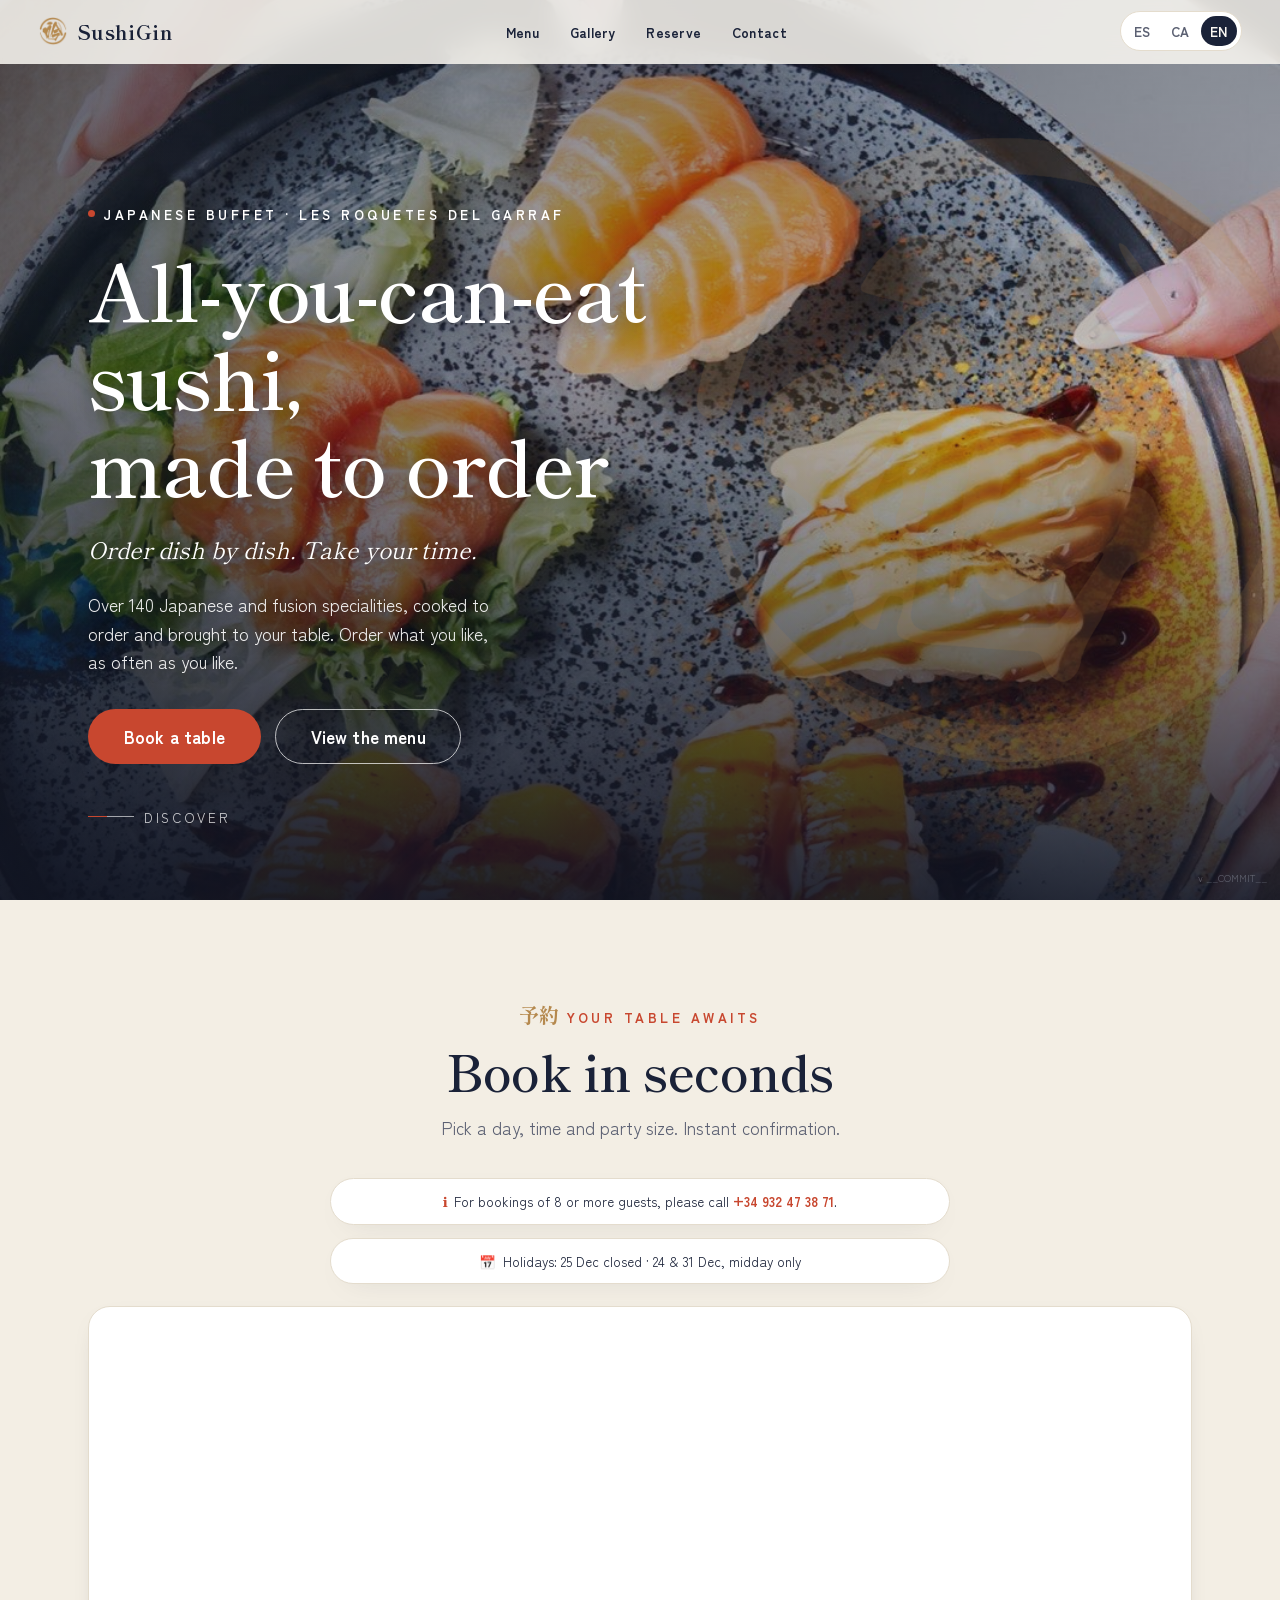
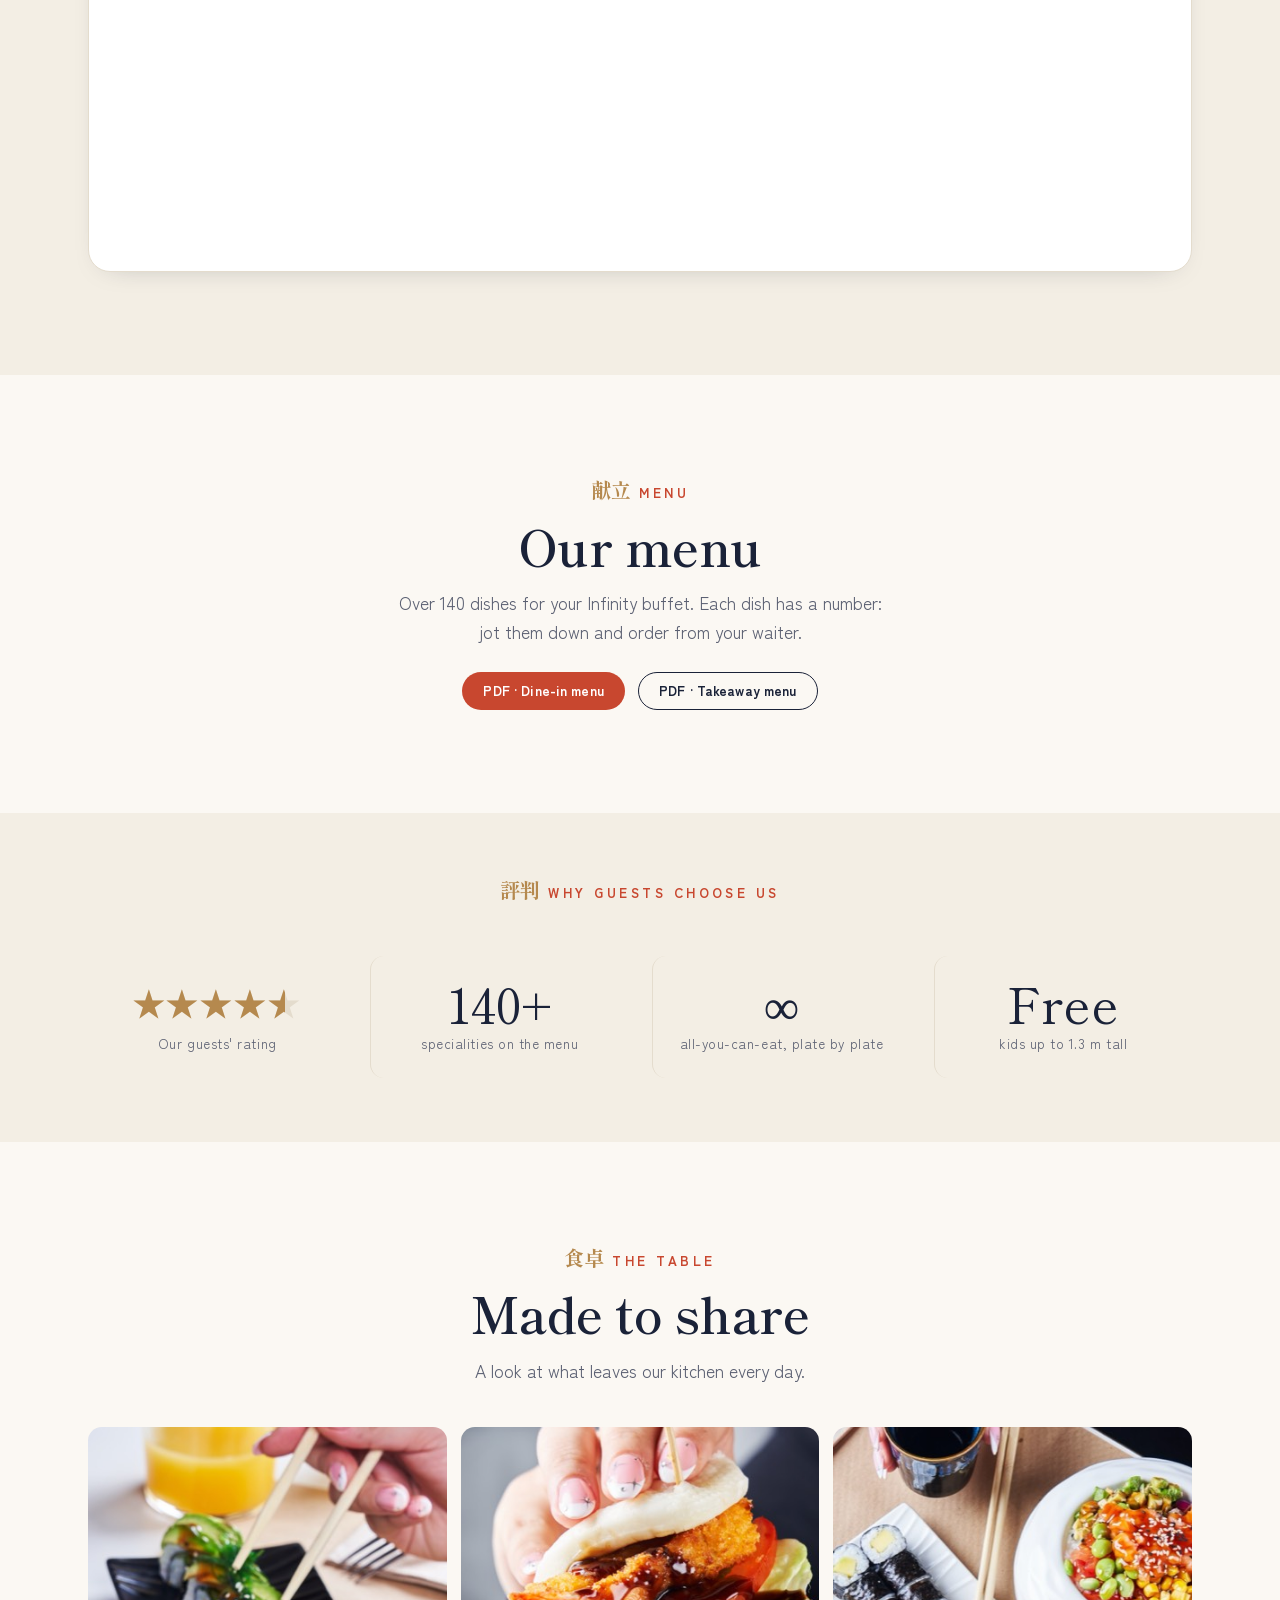
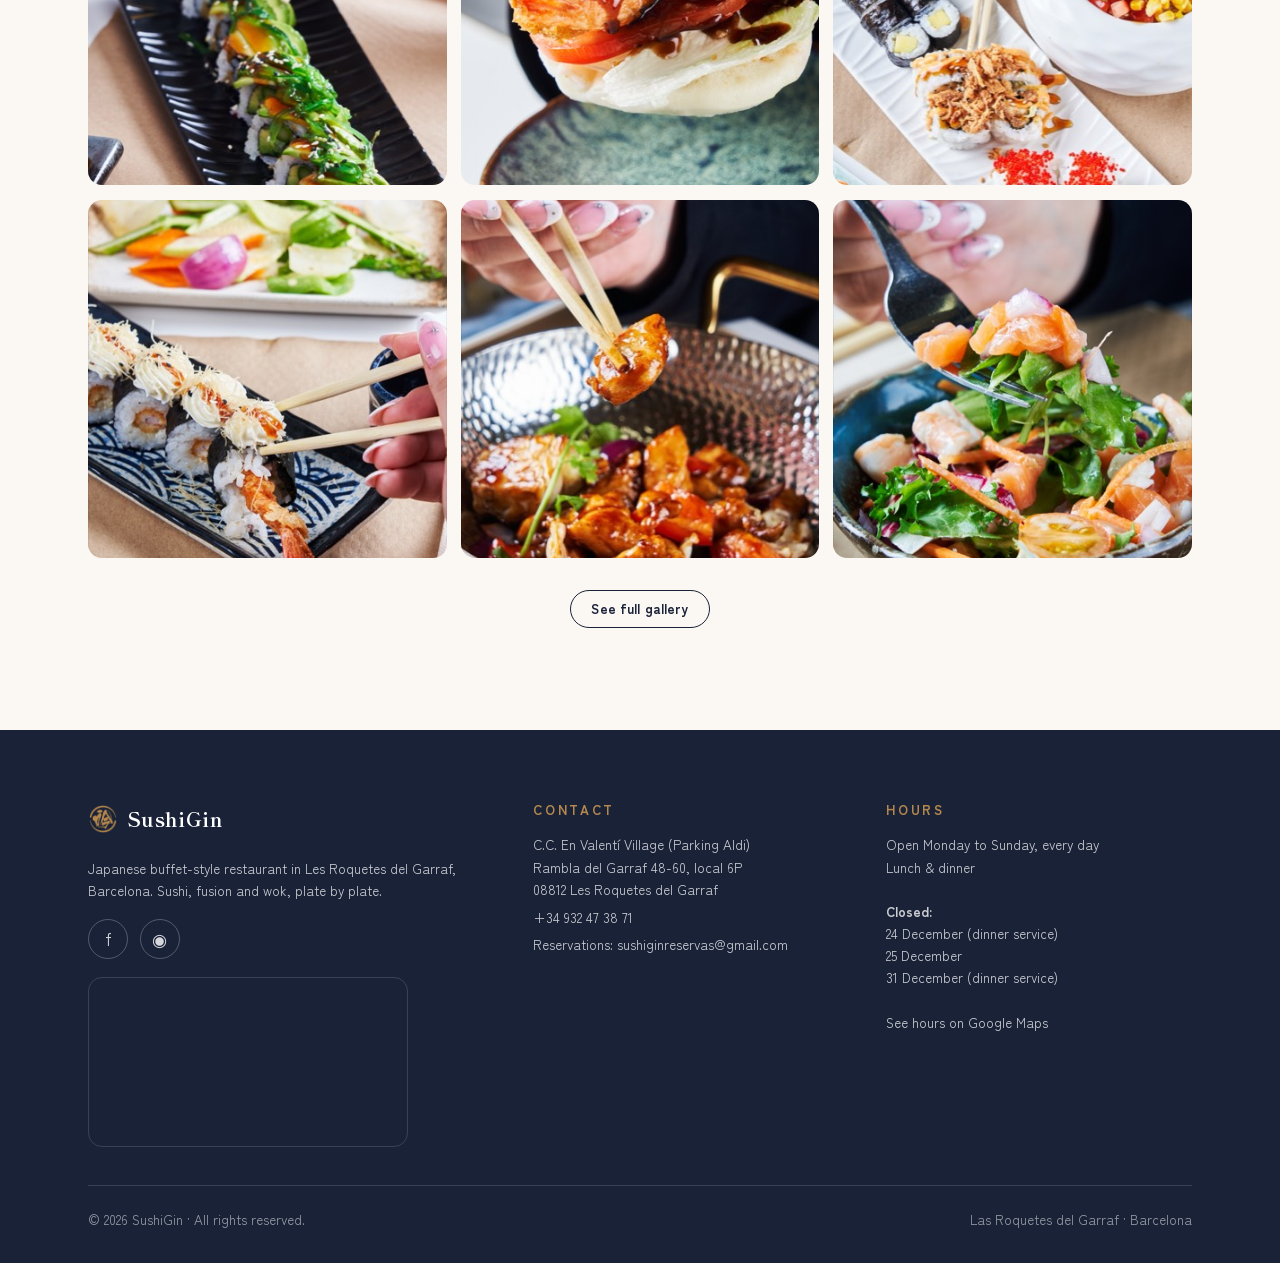
<file: index.html>
<!DOCTYPE html>
<html lang="es">
<head>
  <meta charset="UTF-8" />
  <meta name="viewport" content="width=device-width, initial-scale=1" />
  <title>SushiGin · Buffet japonés en Les Roquetes del Garraf</title>
  <meta name="description" content="Restaurante japonés tipo buffet Infinity en Les Roquetes del Garraf, Barcelona. Más de 140 especialidades de sushi, fusión y wok, plato a plato. Reserva online." />
  <link rel="icon" href="/favicon.ico?v=2" sizes="any" />
  <link rel="icon" type="image/png" sizes="256x256" href="/images/favicon.png?v=2" />
  <link rel="apple-touch-icon" href="/images/favicon.png?v=2" />
  <script>document.documentElement.className += " js";</script>

  <!-- Fonts: Shippori Mincho (display, 漢字) + Zen Kaku Gothic New (body) -->
  <link rel="preconnect" href="https://fonts.googleapis.com" />
  <link rel="preconnect" href="https://fonts.gstatic.com" crossorigin />
  <link href="https://fonts.googleapis.com/css2?family=Shippori+Mincho:wght@500;600;700&family=Zen+Kaku+Gothic+New:wght@400;500;700&display=swap" rel="stylesheet" />

  <link rel="stylesheet" href="assets/css/style.css?v=15" />
  <script src="assets/js/i18n.js?v=11" defer></script>
  <script src="assets/js/gallery.js?v=11" defer></script>
</head>
<body>

  <!-- ===== NAV ===== -->
  <nav class="site-nav" id="nav">
    <a class="brand" href="#home"><img class="mark" src="images/logo-seal.png" alt="" /> SushiGin</a>
    <ul class="nav-links" id="navLinks">
      <li><a href="#menu" data-i18n="nav.menu">Carta</a></li>
      <li><a href="#gallery" data-i18n="nav.gallery">Galería</a></li>
      <li><a href="#reserve" data-i18n="nav.reserve">Reservar</a></li>
      <li><a href="#contact" data-i18n="nav.contact">Contacto</a></li>
    </ul>
    <div class="nav-right">
      <div class="lang" role="group" aria-label="Language">
        <button type="button" data-lang="es">ES</button>
        <button type="button" data-lang="ca">CA</button>
        <button type="button" data-lang="en">EN</button>
      </div>
      <button class="nav-toggle" id="navToggle" aria-label="Menu" aria-expanded="false"><span></span></button>
    </div>
  </nav>
  <div class="nav-scrim" id="navScrim" hidden></div>

  <!-- ===== HERO ===== -->
  <header class="hero" id="home">
    <div class="hero__media">
      <img src="images/gallery/ins-mix-nigiri-3.jpg" alt="Selección de nigiris de salmón en un plato de cerámica" fetchpriority="high" />
    </div>
    <img class="hero__kanji" src="images/logo-seal.png" alt="" aria-hidden="true" />
    <div class="container hero__inner">
      <span class="hero__eyebrow"><span class="dot"></span><span data-i18n="hero.eyebrow">Buffet japonés · Les Roquetes del Garraf</span></span>
      <h1 data-i18n="hero.title">Sushi a la carta,<br>sin límites</h1>
      <p class="hero__tag" data-i18n="hero.tag">Pide plato a plato. Disfruta sin prisa.</p>
      <p class="hero__sub" data-i18n="hero.sub">Más de 140 especialidades japonesas y de fusión, preparadas al momento y servidas en tu mesa.</p>
      <div class="hero__cta">
        <a class="btn btn--accent" href="#reserve" data-i18n="hero.ctaReserve">Reservar mesa</a>
        <a class="btn btn--light" href="#menu" data-i18n="hero.ctaMenu">Ver la carta</a>
      </div>
      <a class="hero__scroll" href="#reserve"><span class="line"></span><span data-i18n="hero.scroll">Descubre</span></a>
    </div>
  </header>

  <!-- ===== RESERVATION ===== -->
  <section class="section section--sand" id="reserve">
    <div class="container">
      <div class="center" style="margin-bottom:2.2rem">
        <span class="eyebrow"><span class="kanji">予約</span><span data-i18n="reserve.eyebrow">Tu mesa te espera</span></span>
        <h2 class="section-title" data-i18n="reserve.title">Reserva en segundos</h2>
        <p class="section-lead" data-i18n="reserve.lead">Elige día, hora y número de comensales. Confirmación al instante.</p>
      </div>
      <p class="reserve-note" data-i18n="reserve.note">Para reservas a partir de 8 comensales, llama al <a href="tel:+34932473871">+34 932 47 38 71</a>.</p>
      <p class="reserve-note reserve-note--holiday" data-i18n="reserve.closed">Festivos: 25 dic cerrado · 24 y 31 dic, solo mediodía</p>
      <div class="reserve-wrap">
        <iframe id="reserve-iframe" title="Reservas SushiGin"
          data-src="https://www.covermanager.com/reservation/module_restaurant/restaurante-sushigin/spanish"
          allow="payment" frameborder="0" width="100%" loading="lazy"></iframe>
      </div>
    </div>
  </section>

  <!-- ===== CARTA ===== -->
  <section class="section" id="menu">
    <div class="container center">
      <span class="eyebrow" style="justify-content:center"><span class="kanji">献立</span><span data-i18n="menu.eyebrow">Carta</span></span>
      <h2 class="section-title" data-i18n="menu.title">Nuestra carta</h2>
      <p class="section-lead" style="margin-inline:auto" data-i18n="menu.lead">Más de 140 platos para tu buffet Infinity. Cada plato lleva su número.</p>
      <div class="menu-pdf">
        <a class="btn btn--accent" id="pdf-dine" href="images/SushiGin_ES.pdf" target="_blank" rel="noopener" data-i18n="menu.pdfDine">PDF · Carta</a>
        <a class="btn btn--ghost" id="pdf-take" href="images/SushiGin_ES-llevar.pdf" target="_blank" rel="noopener" data-i18n="menu.pdfTake">PDF · Para llevar</a>
      </div>
    </div>
  </section>

  <!-- ===== STATS ===== -->
  <section class="section section--sand section--tight">
    <div class="container">
      <div class="center" style="margin-bottom:2.4rem">
        <span class="eyebrow"><span class="kanji">評判</span><span data-i18n="stats.eyebrow">Por qué nos eligen</span></span>
      </div>
      <div class="stats">
        <div class="stat">
          <span class="big"><span class="stars" role="img" aria-label="4,5 / 5"><span class="stars__fill"></span></span></span>
          <span class="lbl" data-i18n="stat.rateLbl">Valoración de nuestros clientes</span>
        </div>
        <div class="stat">
          <span class="big" data-i18n="stat.dishes">140+</span>
          <span class="lbl" data-i18n="stat.dishesLbl">especialidades en carta</span>
        </div>
        <div class="stat">
          <span class="big">∞</span>
          <span class="lbl" data-i18n="stat.infLbl">buffet libre, plato a plato</span>
        </div>
        <div class="stat">
          <span class="big" data-i18n="stat.kids">Gratis</span>
          <span class="lbl" data-i18n="stat.kidsLbl">niños de hasta 1,3 m de altura</span>
        </div>
      </div>
    </div>
  </section>

  <!-- ===== GALLERY PREVIEW ===== -->
  <section class="section" id="gallery">
    <div class="container">
      <div class="center" style="margin-bottom:2.6rem">
        <span class="eyebrow"><span class="kanji">食卓</span><span data-i18n="gallery.eyebrow">La mesa</span></span>
        <h2 class="section-title" data-i18n="gallery.title">Hecho para compartir</h2>
        <p class="section-lead" data-i18n="gallery.lead">Un vistazo a lo que sale de nuestra cocina cada día.</p>
      </div>
      <div class="gallery-grid is-preview" id="galleryGrid" data-gallery>
        <button class="g-item" data-full="images/gallery/Gin-1057.jpg"><img src="images/gallery/thumbs/Gin-1057.jpg" alt="Roll de sushi con aguacate y alga wakame" loading="lazy" /></button>
        <button class="g-item" data-full="images/gallery/Gin-3202.jpg"><img src="images/gallery/thumbs/Gin-3202.jpg" alt="Bao relleno de langostino crujiente" loading="lazy" /></button>
        <button class="g-item" data-full="images/gallery/ins-sushigin2.jpg"><img src="images/gallery/thumbs/ins-sushigin2.jpg" alt="Surtido de sushi de SushiGin" loading="lazy" /></button>
        <button class="g-item" data-full="images/gallery/Gin-1065.jpg"><img src="images/gallery/thumbs/Gin-1065.jpg" alt="Plato de especialidad japonesa" loading="lazy" /></button>
        <button class="g-item" data-full="images/gallery/ins-sarten-de-pollo-5.jpg"><img src="images/gallery/thumbs/ins-sarten-de-pollo-5.jpg" alt="Salteado de pollo a la sartén" loading="lazy" /></button>
        <button class="g-item" data-full="images/gallery/Gin-1083.jpg"><img src="images/gallery/thumbs/Gin-1083.jpg" alt="Plato de sushi de SushiGin" loading="lazy" /></button>
        <button class="g-item is-extra" data-full="images/gallery/Gin-1062.jpg"><img src="images/gallery/thumbs/Gin-1062.jpg" alt="Plato de sushi" loading="lazy" /></button>
        <button class="g-item is-extra" data-full="images/gallery/Gin-1067.jpg"><img src="images/gallery/thumbs/Gin-1067.jpg" alt="Plato de sushi" loading="lazy" /></button>
        <button class="g-item is-extra" data-full="images/gallery/Gin-1068.jpg"><img src="images/gallery/thumbs/Gin-1068.jpg" alt="Plato de sushi" loading="lazy" /></button>
        <button class="g-item is-extra" data-full="images/gallery/Gin-1076.jpg"><img src="images/gallery/thumbs/Gin-1076.jpg" alt="Plato de sushi" loading="lazy" /></button>
        <button class="g-item is-extra" data-full="images/gallery/Gin-1153.jpg"><img src="images/gallery/thumbs/Gin-1153.jpg" alt="Plato de sushi" loading="lazy" /></button>
        <button class="g-item is-extra" data-full="images/gallery/ins-pokebowl.jpg"><img src="images/gallery/thumbs/ins-pokebowl.jpg" alt="Poke bowl" loading="lazy" /></button>
      </div>
      <div class="center" style="margin-top:2rem">
        <a class="btn btn--ghost" href="#gallery" id="moreBtn" data-i18n="gallery.more">Ver galería completa</a>
      </div>
    </div>
  </section>

  <!-- ===== FOOTER ===== -->
  <footer class="footer" id="contact">
    <div class="container">
      <div class="footer-grid">
        <div>
          <a class="brand" href="#home"><img class="mark" src="images/logo-seal.png" alt="" /> SushiGin</a>
          <p data-i18n="footer.about" style="margin-top:1rem">Restaurante japonés tipo buffet en Les Roquetes del Garraf, Barcelona.</p>
          <div class="socials">
            <a href="https://www.facebook.com/p/SushiGin-Sushibar-100088581475421" target="_blank" rel="noopener" aria-label="Facebook">f</a>
            <a href="https://maps.app.goo.gl/tBo7JYZTERHCNQjt8" target="_blank" rel="noopener" aria-label="Google Maps">◉</a>
          </div>
          <div class="contact-map">
            <iframe data-src="https://maps.google.com/maps?q=41.2356094,1.7534049&z=16&hl=es&output=embed" loading="lazy" title="SushiGin — Les Roquetes del Garraf" referrerpolicy="no-referrer-when-downgrade"></iframe>
          </div>
        </div>
        <div>
          <h4 data-i18n="footer.contactT">Contacto</h4>
          <p>C.C. En Valentí Village (Parking Aldi)<br>Rambla del Garraf 48-60, local 6P<br>08812 Les Roquetes del Garraf</p>
          <p><a href="tel:+34932473871">+34 932 47 38 71</a></p>
          <p><span data-i18n="footer.reserveMail">Reservas</span>: <a href="mailto:sushiginreservas@gmail.com">sushiginreservas@gmail.com</a></p>
        </div>
        <div>
          <h4 data-i18n="footer.hoursT">Horario</h4>
          <p data-i18n="footer.hours">Abierto de lunes a domingo, todos los días<br>Comidas y cenas<br><br><strong>Cerrado:</strong><br>24 de diciembre (servicio de noche)<br>25 de diciembre<br>31 de diciembre (servicio de noche)</p>
        </div>
      </div>
      <div class="footer-bottom">
        <span>© <span id="year">2026</span> SushiGin · <span data-i18n="footer.rights">Todos los derechos reservados.</span></span>
        <span>Las Roquetes del Garraf · Barcelona</span>
      </div>
    </div>
  </footer>

  <div class="site-version">v __COMMIT__</div>

  <script>
    // nav: scrolled state + mobile toggle
    var nav = document.getElementById('nav');
    addEventListener('scroll', function () { nav.classList.toggle('is-scrolled', scrollY > 20); }, { passive: true });
    var tg = document.getElementById('navToggle'), links = document.getElementById('navLinks'), scrim = document.getElementById('navScrim');
    function setMenu(open) {
      links.classList.toggle('is-open', open);
      scrim.hidden = false; scrim.classList.toggle('is-open', open);
      tg.setAttribute('aria-expanded', open);
    }
    tg.addEventListener('click', function () { setMenu(!links.classList.contains('is-open')); });
    scrim.addEventListener('click', function () { setMenu(false); });
    links.addEventListener('click', function (e) { if (e.target.tagName === 'A') setMenu(false); });

    // reveal on scroll — with safety nets so content never stays hidden
    var reveals = document.querySelectorAll('.reveal');
    function revealAll() { reveals.forEach(function (el) { el.classList.add('is-in'); }); }
    if ('IntersectionObserver' in window) {
      var io = new IntersectionObserver(function (es) {
        es.forEach(function (e) { if (e.isIntersecting) { e.target.classList.add('is-in'); io.unobserve(e.target); } });
      }, { threshold: .12 });
      reveals.forEach(function (el) { io.observe(el); });
      setTimeout(revealAll, 1500); // fallback if observer never fires
    } else { revealAll(); }

    // reveal the rest of the gallery within the same grid (no gap opens up)
    document.getElementById('moreBtn').addEventListener('click', function (e) {
      e.preventDefault();
      document.getElementById('galleryGrid').classList.add('show-all');
      this.style.display = 'none';
    });

    document.getElementById('year').textContent = new Date().getFullYear();

    // PDF links follow language (CA falls back to ES PDF; only ES & EN PDFs exist)
    var PDF = {
      es: ['images/SushiGin_ES.pdf', 'images/SushiGin_ES-llevar.pdf'],
      ca: ['images/SushiGin_ES.pdf', 'images/SushiGin_ES-llevar.pdf'],
      en: ['images/SushiGin_EN.pdf', 'images/SushiGin_EN-llevar.pdf']
    };
    document.addEventListener('langchange', function (e) {
      var p = PDF[e.detail.lang] || PDF.es;
      document.getElementById('pdf-dine').href = p[0];
      document.getElementById('pdf-take').href = p[1];
    });

    // PDF buttons: open in a new tab (default link) AND trigger a download
    ['pdf-dine', 'pdf-take'].forEach(function (id) {
      document.getElementById(id).addEventListener('click', function () {
        var url = this.getAttribute('href');
        var a = document.createElement('a');
        a.href = url;
        a.download = url.split('/').pop();
        document.body.appendChild(a);
        a.click();
        a.remove();
      });
    });

    // reservation iframe follows language
    var COVER = {
      es: 'https://www.covermanager.com/reservation/module_restaurant/restaurante-sushigin/spanish',
      ca: 'https://www.covermanager.com/reservation/module_restaurant/restaurante-sushigin/catalan',
      en: 'https://www.covermanager.com/reservation/module_restaurant/restaurante-sushigin/english'
    };
    document.addEventListener('langchange', function (e) {
      var f = document.getElementById('reserve-iframe');
      if (!f) return;
      var url = COVER[e.detail.lang] || COVER.es;
      f.dataset.src = url;                       // remember target language
      if (f.src && f.src !== url) f.src = url;    // only reload if already shown
    });

    // Third-party embeds (reservation widget + Google Map) hold long-lived
    // connections, which keeps the browser's loading indicator spinning
    // forever — most visibly when landing directly on #menu. Defer them until
    // after the page has loaded and they scroll near view, so the navigation
    // completes and the tab stops "loading".
    (function () {
      function loadFrame(f) { if (f.dataset.src && !f.getAttribute('src')) f.src = f.dataset.src; }
      function wire() {
        var frames = document.querySelectorAll('iframe[data-src]');
        if (!('IntersectionObserver' in window)) { frames.forEach(loadFrame); return; }
        var io = new IntersectionObserver(function (entries) {
          entries.forEach(function (en) { if (en.isIntersecting) { loadFrame(en.target); io.unobserve(en.target); } });
        }, { rootMargin: '300px 0px' });
        frames.forEach(function (f) { io.observe(f); });
      }
      if (document.readyState === 'complete') wire();
      else addEventListener('load', wire);
    })();
</script>
</body>
</html>
</file>
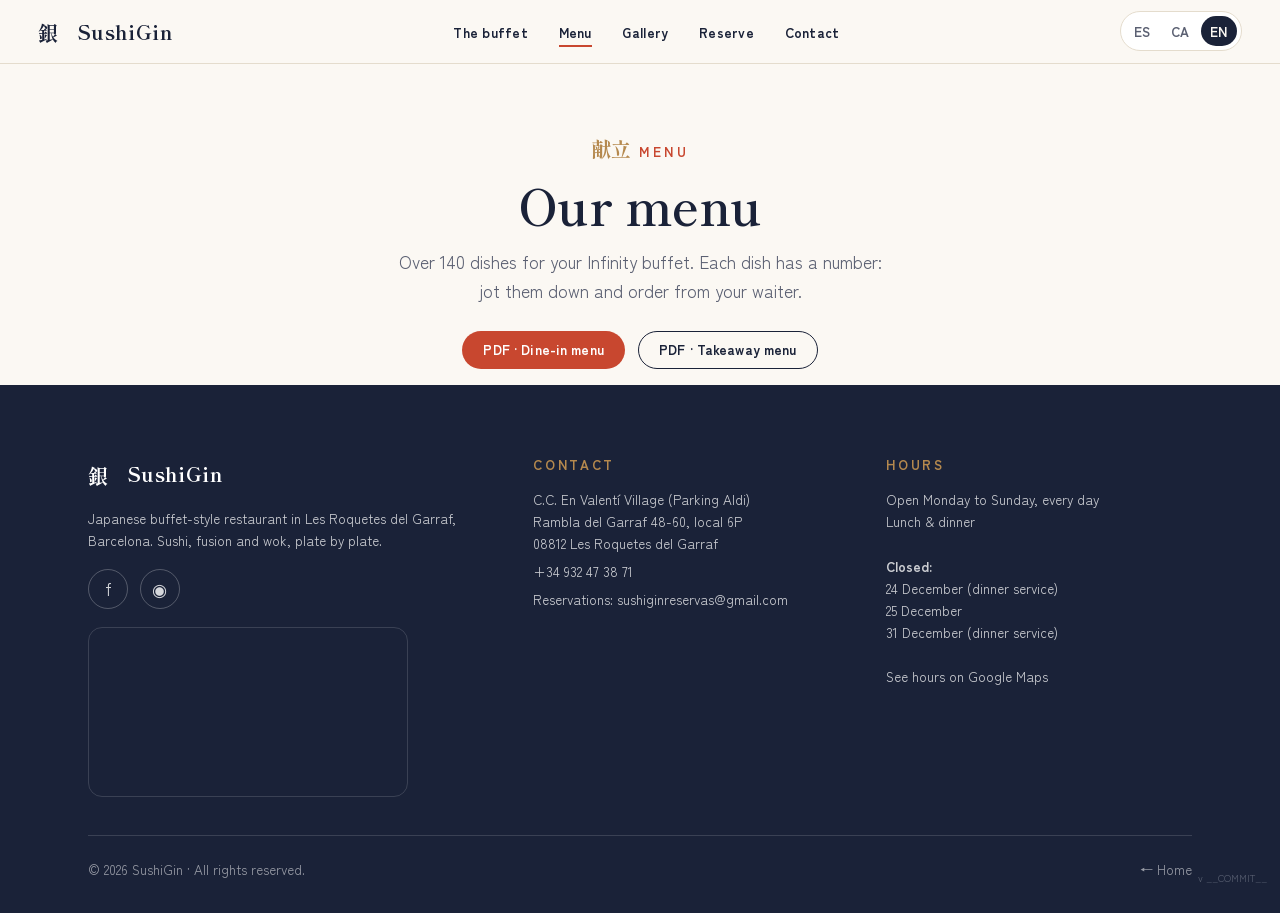
<file: menu.html>
<!DOCTYPE html>
<html lang="es">
<head>
  <meta charset="UTF-8" />
  <meta name="viewport" content="width=device-width, initial-scale=1" />
  <title>Carta · SushiGin · Buffet japonés</title>
  <meta name="description" content="La carta de SushiGin: más de 140 especialidades de sushi, nigiri, uramaki, wok y fusión para tu buffet Infinity. Con alérgenos y descripciones en español, català e inglés." />
  <link rel="icon" href="images/favicon.ico" sizes="any" />
  <link rel="icon" type="image/png" href="images/favicon.png" />

  <link rel="preconnect" href="https://fonts.googleapis.com" />
  <link rel="preconnect" href="https://fonts.gstatic.com" crossorigin />
  <link href="https://fonts.googleapis.com/css2?family=Shippori+Mincho:wght@500;600;700&family=Zen+Kaku+Gothic+New:wght@400;500;700&display=swap" rel="stylesheet" />

  <link rel="stylesheet" href="assets/css/style.css?v=11" />
  <script src="assets/js/i18n.js?v=11" defer></script>
</head>
<body>

  <!-- ===== NAV ===== -->
  <nav class="site-nav is-scrolled" id="nav">
    <a class="brand" href="index.html"><span class="mark">銀</span> SushiGin</a>
    <ul class="nav-links" id="navLinks">
      <li><a href="index.html#concept" data-i18n="nav.concept">El buffet</a></li>
      <li><a href="menu.html" class="is-active" data-i18n="nav.menu">Carta</a></li>
      <li><a href="index.html#gallery" data-i18n="nav.gallery">Galería</a></li>
      <li><a href="index.html#reserve" data-i18n="nav.reserve">Reservar</a></li>
      <li><a href="index.html#contact" data-i18n="nav.contact">Contacto</a></li>
    </ul>
    <div class="nav-right">
      <div class="lang" role="group" aria-label="Language">
        <button type="button" data-lang="es">ES</button>
        <button type="button" data-lang="ca">CA</button>
        <button type="button" data-lang="en">EN</button>
      </div>
      <button class="nav-toggle" id="navToggle" aria-label="Menu" aria-expanded="false"><span></span></button>
    </div>
  </nav>
  <div class="nav-scrim" id="navScrim" hidden></div>

  <!-- ===== MENU HERO ===== -->
  <header class="container menu-hero">
    <span class="eyebrow" style="justify-content:center"><span class="kanji">献立</span><span data-i18n="menu.eyebrow">Carta</span></span>
    <h1 class="section-title" data-i18n="menu.title">Nuestra carta</h1>
    <p class="section-lead" data-i18n="menu.lead">Más de 140 platos para tu buffet Infinity. Cada plato lleva su número.</p>
    <div class="menu-pdf">
      <a class="btn btn--accent" id="pdf-dine" href="images/SushiGin_ES.pdf" target="_blank" rel="noopener" data-i18n="menu.pdfDine">PDF · Carta</a>
      <a class="btn btn--ghost" id="pdf-take" href="images/SushiGin_ES-llevar.pdf" target="_blank" rel="noopener" data-i18n="menu.pdfTake">PDF · Para llevar</a>
    </div>
  </header>

  <!-- ===== FOOTER ===== -->
  <footer class="footer" id="contact">
    <div class="container">
      <div class="footer-grid">
        <div>
          <a class="brand" href="index.html"><span class="mark">銀</span> SushiGin</a>
          <p data-i18n="footer.about" style="margin-top:1rem">Restaurante japonés tipo buffet en Les Roquetes del Garraf, Barcelona.</p>
          <div class="socials">
            <a href="https://www.facebook.com/p/SushiGin-Sushibar-100088581475421" target="_blank" rel="noopener" aria-label="Facebook">f</a>
            <a href="https://maps.app.goo.gl/tBo7JYZTERHCNQjt8" target="_blank" rel="noopener" aria-label="Google Maps">◉</a>
          </div>
          <div class="contact-map">
            <iframe src="https://maps.google.com/maps?q=41.2356094,1.7534049&z=16&hl=es&output=embed" loading="lazy" title="SushiGin — Les Roquetes del Garraf" referrerpolicy="no-referrer-when-downgrade"></iframe>
          </div>
        </div>
        <div>
          <h4 data-i18n="footer.contactT">Contacto</h4>
          <p>C.C. En Valentí Village (Parking Aldi)<br>Rambla del Garraf 48-60, local 6P<br>08812 Les Roquetes del Garraf</p>
          <p><a href="tel:+34932473871">+34 932 47 38 71</a></p>
          <p><span data-i18n="footer.reserveMail">Reservas</span>: <a href="mailto:sushiginreservas@gmail.com">sushiginreservas@gmail.com</a></p>
        </div>
        <div>
          <h4 data-i18n="footer.hoursT">Horario</h4>
          <p data-i18n="footer.hours">Abierto cada día<br>Comidas y cenas</p>
        </div>
      </div>
      <div class="footer-bottom">
        <span>© <span id="year">2026</span> SushiGin · <span data-i18n="footer.rights">Todos los derechos reservados.</span></span>
        <a href="index.html" data-i18n="menu.back">← Inicio</a>
      </div>
    </div>
  </footer>

  <div class="site-version">v __COMMIT__</div>

  <script>
    // mobile nav toggle
    var tg = document.getElementById('navToggle'), links = document.getElementById('navLinks'), scrim = document.getElementById('navScrim');
    function setMenu(open) {
      links.classList.toggle('is-open', open);
      scrim.hidden = false; scrim.classList.toggle('is-open', open);
      tg.setAttribute('aria-expanded', open);
    }
    tg.addEventListener('click', function () { setMenu(!links.classList.contains('is-open')); });
    scrim.addEventListener('click', function () { setMenu(false); });
    links.addEventListener('click', function (e) { if (e.target.tagName === 'A') setMenu(false); });
    document.getElementById('year').textContent = new Date().getFullYear();

    // PDF links follow language (CA falls back to ES PDF; only ES & EN PDFs exist)
    var PDF = {
      es: ['images/SushiGin_ES.pdf', 'images/SushiGin_ES-llevar.pdf'],
      ca: ['images/SushiGin_ES.pdf', 'images/SushiGin_ES-llevar.pdf'],
      en: ['images/SushiGin_EN.pdf', 'images/SushiGin_EN-llevar.pdf']
    };
    document.addEventListener('langchange', function (e) {
      var p = PDF[e.detail.lang] || PDF.es;
      document.getElementById('pdf-dine').href = p[0];
      document.getElementById('pdf-take').href = p[1];
    });

    // PDF buttons: open in a new tab (default link) AND trigger a download
    ['pdf-dine', 'pdf-take'].forEach(function (id) {
      document.getElementById(id).addEventListener('click', function () {
        var url = this.getAttribute('href');
        var a = document.createElement('a');
        a.href = url;
        a.download = url.split('/').pop();
        document.body.appendChild(a);
        a.click();
        a.remove();
      });
    });
  </script>
</body>
</html>
</file>
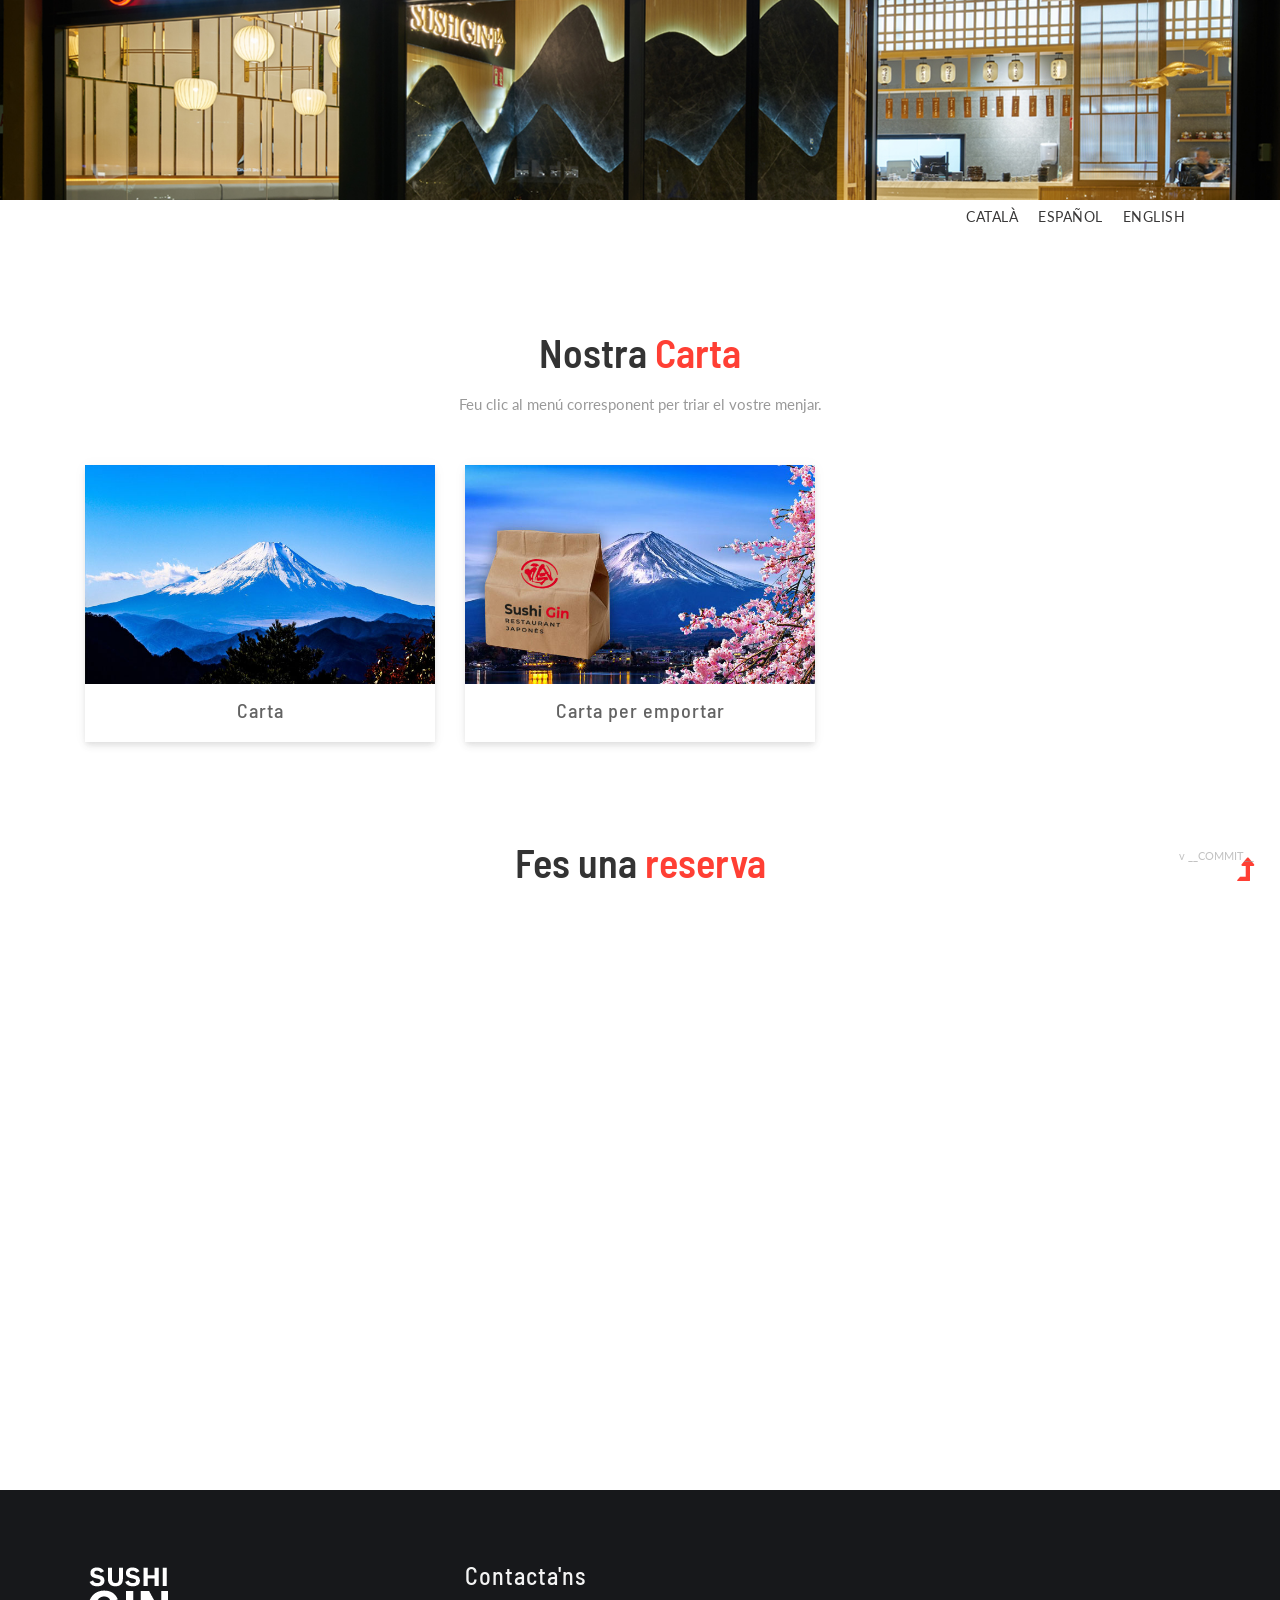
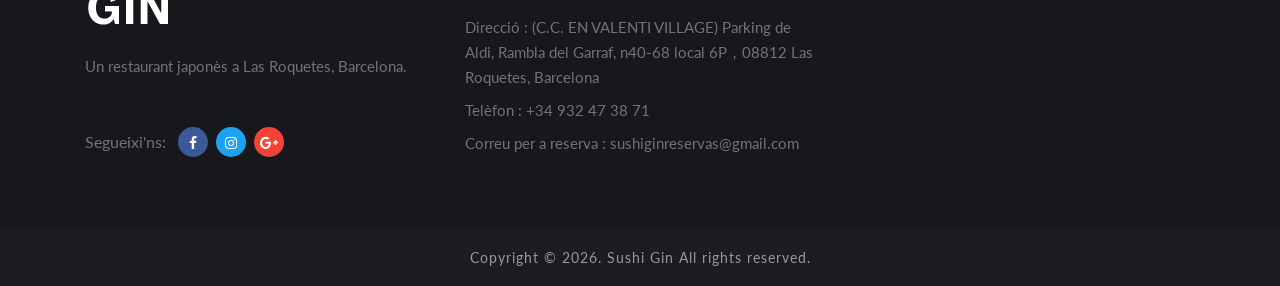
<file: menu_ca.html>
<!DOCTYPE html>
<html lang="zxx">

<head>
	<title>Menu</title>
	<!-- Meta tag Keywords -->
	<meta name="viewport" content="width=device-width, initial-scale=1">
	<meta charset="UTF-8" />
	<meta name="keywords"
		content="" />
	<script>
		addEventListener("load", function () {
			setTimeout(hideURLbar, 0);
		}, false);

		function hideURLbar() {
			window.scrollTo(0, 1);
		}
	</script>
	<!--// Meta tag Keywords -->

	<!-- Custom-Files -->
	<link rel="stylesheet" href="css/bootstrap.css">
	<!-- Bootstrap-Core-CSS -->
	<link rel="stylesheet" href="css/style.css" type="text/css" media="all" />
	<!-- Style-CSS -->
	<link href="css/font-awesome.min.css" rel="stylesheet">
	<!-- Font-Awesome-Icons-CSS -->
	<!-- //Custom-Files -->

	<!-- Web-Fonts -->
	<link
		href="http://fonts.googleapis.com/css?family=Lato:100,100i,300,300i,400,400i,700,700i,900,900i&amp;subset=latin-ext"
		rel="stylesheet">
	<link
		href="http://fonts.googleapis.com/css?family=Barlow+Semi+Condensed:100,100i,200,200i,300,300i,400,400i,500,500i,600,600i,700,700i,800,800i,900,900i"
		rel="stylesheet">
	<!-- //Web-Fonts -->
</head>

<body>
	<!-- header -->
	<header id="home">


	
	<!-- banner -->
	<div class="main-banner-2">

	</div>
	<!-- //banner -->

<!-- header 2 -->
	<!-- navigation -->
	<div class="main-top py-1">
		<div class="container">
			<div class="nav-content">

				<!-- nav -->
				<div class="nav_web-dealingsls">
					<nav>
						<label for="drop" class="toggle">Language</label>
						<input type="checkbox" id="drop" />
						<ul class="menu">
							<li><a href="menu_ca.html">Català</a></li>
							<li><a href="menu_es.html">Español</a></li>
							<li><a href="menu_en.html">English</a></li>

							<li>

							</li>
						</ul>
					</nav>
				</div>
				<!-- //nav -->
			</div>
		</div>
	</div>
	<!-- //navigation -->
	<!-- //header 2 -->
		
		
	<!-- menu -->
	<section class="portfolio py-5">
		<div class="container py-xl-5 py-lg-3">
			<div class="title-section text-center mb-md-5 mb-4">
				<h3 class="w3ls-title mb-3">Nostra <span>Carta</span></h3>
				<p class="titile-para-text mx-auto">Feu clic al menú corresponent per triar el vostre menjar.</p>
			</div>
			<div class="row mt-4">
				<div class="col-md-4">
					<div class="gallery-demo">
						<a href="/images/SushiGin_ES.pdf">
							<img src="images/blog1.jpg" alt=" " class="img-fluid" />
							<h4 class="p-mask">Carta</h4>
						</a>
					</div>
				</div>

				<div class="col-md-4 mt-md-0 mt-4">
					<div class="gallery-demo">
						<a href="/images/SushiGin_ES-llevar.pdf">
							<img src="images/takeaway.jpg" alt=" " class="img-fluid" />
							<h4 class="p-mask">Carta per emportar</h4>
						</a>
					</div>
				</div>

		</div>
	</section>

	<!-- gallery model-->

<div class="title-section text-center mb-md-5 mb-4">
				<h3 class="w3ls-title mb-3">Fes una  <span>reserva</span></h3>
			</div>
<script type="text/javascript"
                                                                                        src="https://www.covermanager.com/js/iframeResizer.min.js"></script><iframe
                                                            id="restaurante-sushigin" title="Reservas"
                                                            src="https://www.covermanager.com/reservation/module_restaurant/restaurante-sushigin/catalan"
                                                            allow="payment" frameborder="0" height="550" width="100%" onload="iFrameResize();"></iframe>
		
		
	<!-- //menu -->

	<!-- footer -->
	<footer class="py-5">
		<div class="container py-xl-4">
			<div class="row footer-top">
				<div class="col-lg-4 footer-grid_section_1its footer-text">
					<!-- logo -->
					<h2>

							<img src="images/logo.png" 
						</a>
					</h2>
					<!-- //logo -->
					<p class="mt-lg-4 mt-3 mb-lg-5 mb-4">Un restaurant japonès a Las Roquetes, Barcelona.</p>
					<!-- social icons -->
					<ul class="top-right-info">
						<li>
							<p>Segueixi'ns:</p>
						</li>
						<li class="facebook-w3">
							<a href="#facebbok">
								<span class="fa fa-facebook-f"></span>
							</a>
						</li>
						<li class="twitter-w3">
							<a href="">
								<span class="fa fa-instagram"></span>
							</a>
						</li>
						<li class="google-w3">
							<a href="#google">
								<span class="fa fa-google-plus"></span>
							</a>
						</li>

					</ul>
					<!-- //social icons -->
				</div>
				<div class="col-lg-4 footer-grid_section_1its my-lg-0 my-sm-4 my-4">
					<div class="footer-title">
					  <h3>Contacta'ns</h3>
					</div>
					<div class="footer-text mt-4">
						<p>Direcció : (C.C. EN VALENTI VILLAGE) Parking de Aldi, Rambla del Garraf, n40-68 local 6P，08812 Las Roquetes, Barcelona</p>
						<p class="my-2">Telèfon : +34 932 47 38 71</p>
						<p>Correu per a reserva : <a href="mailto:sushigin2022@gmail.com">sushiginreservas@gmail.com</a></p>
					</div>


				</div>
				<div class="col-lg-4 footer-grid_section_1its">


				</div>
			</div>
		</div>
	</footer>
	<!-- //footer -->
	<!-- copyright -->
	<div class="cpy-right text-center py-3">
		<p>Copyright &copy; 2026. Sushi Gin All rights reserved.</a></p>
	</div>
	<!-- //copyright -->
	<!-- move top icon -->
	<a href="#home" class="move-top text-center">
		<span class="fa fa-level-up" aria-hidden="true"></span>
	</a>
	<!-- //move top icon -->

	<!-- version -->
	<div class="site-version" style="position:fixed; right:2%; bottom:4%; font-size:11px; color:#999; opacity:.6; z-index:1;">v __COMMIT__</div>

</body>

</html>
</file>
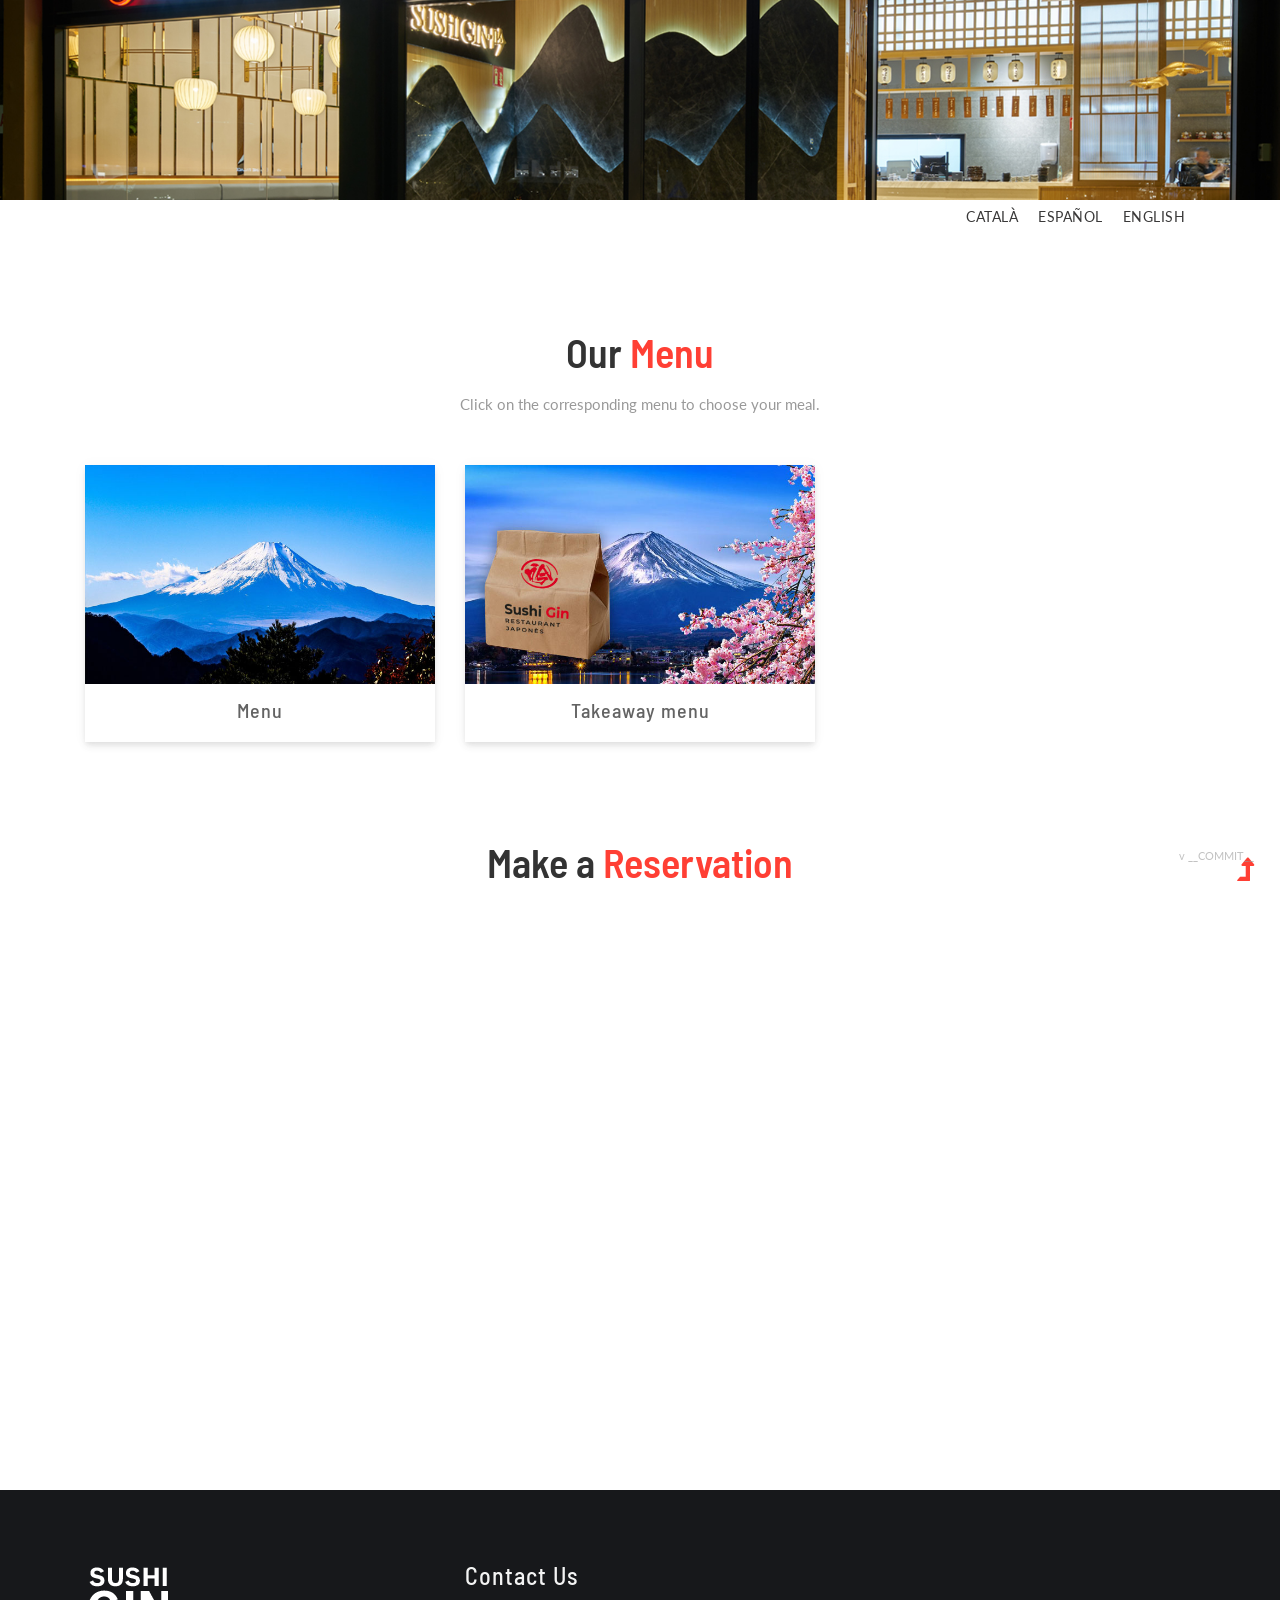
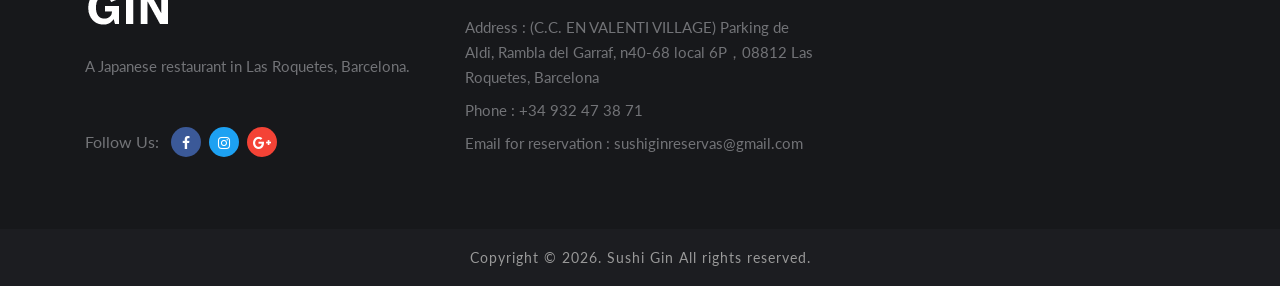
<file: menu_en.html>
<!DOCTYPE html>
<html lang="zxx">

<head>
	<title>Menu</title>
	<!-- Meta tag Keywords -->
	<meta name="viewport" content="width=device-width, initial-scale=1">
	<meta charset="UTF-8" />
	<meta name="keywords"
		content="" />
	<script>
		addEventListener("load", function () {
			setTimeout(hideURLbar, 0);
		}, false);

		function hideURLbar() {
			window.scrollTo(0, 1);
		}
	</script>
	<!--// Meta tag Keywords -->

	<!-- Custom-Files -->
	<link rel="stylesheet" href="css/bootstrap.css">
	<!-- Bootstrap-Core-CSS -->
	<link rel="stylesheet" href="css/style.css" type="text/css" media="all" />
	<!-- Style-CSS -->
	<link href="css/font-awesome.min.css" rel="stylesheet">
	<!-- Font-Awesome-Icons-CSS -->
	<!-- //Custom-Files -->

	<!-- Web-Fonts -->
	<link
		href="http://fonts.googleapis.com/css?family=Lato:100,100i,300,300i,400,400i,700,700i,900,900i&amp;subset=latin-ext"
		rel="stylesheet">
	<link
		href="http://fonts.googleapis.com/css?family=Barlow+Semi+Condensed:100,100i,200,200i,300,300i,400,400i,500,500i,600,600i,700,700i,800,800i,900,900i"
		rel="stylesheet">
	<!-- //Web-Fonts -->
</head>

<body>
	<!-- header -->
	<header id="home">


	
	<!-- banner -->
	<div class="main-banner-2">

	</div>
	<!-- //banner -->

<!-- header 2 -->
	<!-- navigation -->
	<div class="main-top py-1">
		<div class="container">
			<div class="nav-content">

				<!-- nav -->
				<div class="nav_web-dealingsls">
					<nav>
						<label for="drop" class="toggle">Idioma</label>
						<input type="checkbox" id="drop" />
						<ul class="menu">
							<li><a href="menu_ca.html">Català</a></li>
							<li><a href="menu_es.html">Español</a></li>
							<li><a href="menu_en.html">English</a></li>

							<li>

							</li>
						</ul>
					</nav>
				</div>
				<!-- //nav -->
			</div>
		</div>
	</div>
	<!-- //navigation -->
	<!-- //header 2 -->
		
		
		
	<!-- menu -->
	<section class="portfolio py-5">
		<div class="container py-xl-5 py-lg-3">
			<div class="title-section text-center mb-md-5 mb-4">
				<h3 class="w3ls-title mb-3">Our <span>Menu</span></h3>
				<p class="titile-para-text mx-auto">Click on the corresponding menu to choose your meal.</p>
			</div>
			<div class="row mt-4">
				<div class="col-md-4">
					<div class="gallery-demo">
						<a href="/images/SushiGin_EN.pdf">
							<img src="images/blog1.jpg" alt=" " class="img-fluid" />
							<h4 class="p-mask">Menu</h4>
						</a>
					</div>
				</div>

				<div class="col-md-4 mt-md-0 mt-4">
					<div class="gallery-demo">
						<a href="/images/SushiGin_ES-llevar.pdf">
							<img src="images/takeaway.jpg" alt=" " class="img-fluid" />
							<h4 class="p-mask">Takeaway menu</h4>
						</a>
					</div>
				</div>

		</div>
	</section>

	<!-- gallery model-->

<div class="title-section text-center mb-md-5 mb-4">
				<h3 class="w3ls-title mb-3">Make a <span>Reservation</span></h3>
			</div>
<script type="text/javascript"
                                                                                        src="https://www.covermanager.com/js/iframeResizer.min.js"></script><iframe
                                                            id="restaurante-sushigin" title="Reservas"
                                                            src="https://www.covermanager.com/reservation/module_restaurant/restaurante-sushigin/english"
                                                            allow="payment" frameborder="0" height="550" width="100%" onload="iFrameResize();"></iframe>

	<!-- //menu -->

	<!-- footer -->
	<footer class="py-5">
		<div class="container py-xl-4">
			<div class="row footer-top">
				<div class="col-lg-4 footer-grid_section_1its footer-text">
					<!-- logo -->
					<h2>

							<img src="images/logo.png" 
						</a>
					</h2>
					<!-- //logo -->
					<p class="mt-lg-4 mt-3 mb-lg-5 mb-4">A Japanese restaurant in Las Roquetes, Barcelona.</p>
					<!-- social icons -->
					<ul class="top-right-info">
						<li>
							<p>Follow Us:</p>
						</li>
						<li class="facebook-w3">
							<a href="#facebbok">
								<span class="fa fa-facebook-f"></span>
							</a>
						</li>
						<li class="twitter-w3">
							<a href="">
								<span class="fa fa-instagram"></span>
							</a>
						</li>
						<li class="google-w3">
							<a href="#google">
								<span class="fa fa-google-plus"></span>
							</a>
						</li>

					</ul>
					<!-- //social icons -->
				</div>
				<div class="col-lg-4 footer-grid_section_1its my-lg-0 my-sm-4 my-4">
					<div class="footer-title">
					  <h3>Contact Us</h3>
					</div>
					<div class="footer-text mt-4">
						<p>Address : (C.C. EN VALENTI VILLAGE) Parking de Aldi, Rambla del Garraf, n40-68 local 6P，08812 Las Roquetes, Barcelona</p>
						<p class="my-2">Phone : +34 932 47 38 71</p>
						<p>Email for reservation : <a href="mailto:sushigin2022@gmail.com">sushiginreservas@gmail.com</a></p>
					</div>


				</div>
				<div class="col-lg-4 footer-grid_section_1its">


				</div>
			</div>
		</div>
	</footer>
	<!-- //footer -->
	<!-- copyright -->
	<div class="cpy-right text-center py-3">
		<p>Copyright &copy; 2026. Sushi Gin All rights reserved.</a></p>
	</div>
	<!-- //copyright -->
	<!-- move top icon -->
	<a href="#home" class="move-top text-center">
		<span class="fa fa-level-up" aria-hidden="true"></span>
	</a>
	<!-- //move top icon -->

	<!-- version -->
	<div class="site-version" style="position:fixed; right:2%; bottom:4%; font-size:11px; color:#999; opacity:.6; z-index:1;">v __COMMIT__</div>

</body>

</html>
</file>
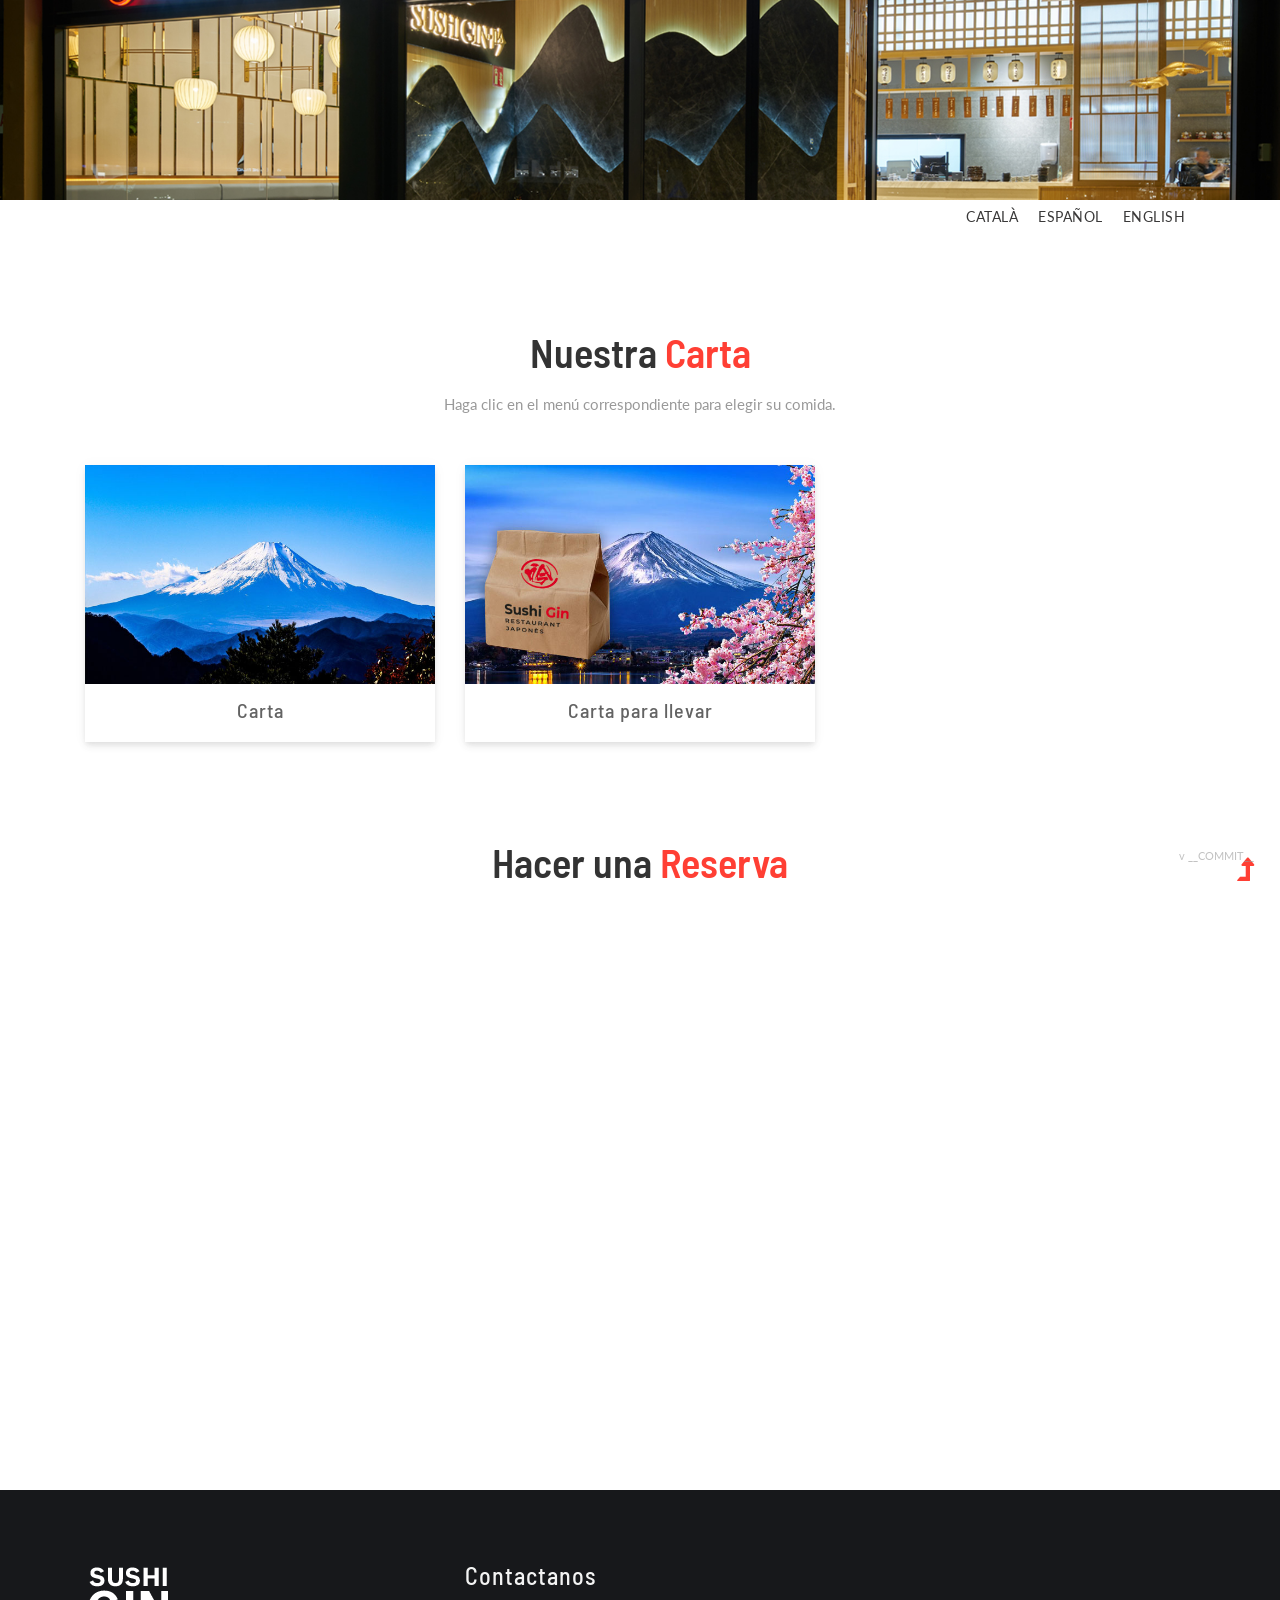
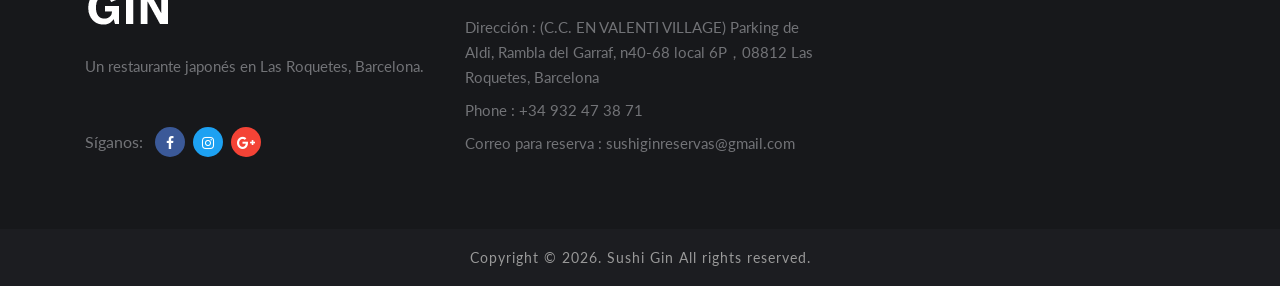
<file: menu_es.html>
<!DOCTYPE html>
<html lang="zxx">

<head>
	<title>Menu</title>
	<!-- Meta tag Keywords -->
	<meta name="viewport" content="width=device-width, initial-scale=1">
	<meta charset="UTF-8" />
	<meta name="keywords"
		content="" />
	<script>
		addEventListener("load", function () {
			setTimeout(hideURLbar, 0);
		}, false);

		function hideURLbar() {
			window.scrollTo(0, 1);
		}
	</script>
	<!--// Meta tag Keywords -->

	<!-- Custom-Files -->
	<link rel="stylesheet" href="css/bootstrap.css">
	<!-- Bootstrap-Core-CSS -->
	<link rel="stylesheet" href="css/style.css" type="text/css" media="all" />
	<!-- Style-CSS -->
	<link href="css/font-awesome.min.css" rel="stylesheet">
	<!-- Font-Awesome-Icons-CSS -->
	<!-- //Custom-Files -->

	<!-- Web-Fonts -->
	<link
		href="http://fonts.googleapis.com/css?family=Lato:100,100i,300,300i,400,400i,700,700i,900,900i&amp;subset=latin-ext"
		rel="stylesheet">
	<link
		href="http://fonts.googleapis.com/css?family=Barlow+Semi+Condensed:100,100i,200,200i,300,300i,400,400i,500,500i,600,600i,700,700i,800,800i,900,900i"
		rel="stylesheet">
	<!-- //Web-Fonts -->
</head>

<body>
	<!-- header -->
	<header id="home">


	
	<!-- banner -->
	<div class="main-banner-2">

	</div>
	<!-- //banner -->

<!-- header 2 -->
	<!-- navigation -->
	<div class="main-top py-1">
		<div class="container">
			<div class="nav-content">

				<!-- nav -->
				<div class="nav_web-dealingsls">
					<nav>
						<label for="drop" class="toggle">Language</label>
						<input type="checkbox" id="drop" />
						<ul class="menu">
							<li><a href="menu_ca.html">Català</a></li>
							<li><a href="menu_es.html">Español</a></li>
							<li><a href="menu_en.html">English</a></li>

							<li>

							</li>
						</ul>
					</nav>
				</div>
				<!-- //nav -->
			</div>
		</div>
	</div>
	<!-- //navigation -->
	<!-- //header 2 -->
		
		
	<!-- menu -->
	<section class="portfolio py-5">
		<div class="container py-xl-5 py-lg-3">
			<div class="title-section text-center mb-md-5 mb-4">
				<h3 class="w3ls-title mb-3">Nuestra <span>Carta</span></h3>
				<p class="titile-para-text mx-auto">Haga clic en el menú correspondiente para elegir su comida.</p>
			</div>
			<div class="row mt-4">
				<div class="col-md-4">
					<div class="gallery-demo">
						<a href="/images/SushiGin_ES.pdf">
							<img src="images/blog1.jpg" alt=" " class="img-fluid" />
							<h4 class="p-mask">Carta</h4>
						</a>
					</div>
				</div>

				<div class="col-md-4 mt-md-0 mt-4">
					<div class="gallery-demo">
						<a href="/images/SushiGin_ES-llevar.pdf">
							<img src="images/takeaway.jpg" alt=" " class="img-fluid" />
							<h4 class="p-mask">Carta para llevar</h4>
						</a>
					</div>
				</div>

		</div>
	</section>

	<!-- gallery model-->

<div class="title-section text-center mb-md-5 mb-4">
				<h3 class="w3ls-title mb-3">Hacer una <span>Reserva</span></h3>
			</div>		
<script type="text/javascript"
                                                                                        src="https://www.covermanager.com/js/iframeResizer.min.js"></script><iframe
                                                            id="restaurante-sushigin" title="Reservas"
                                                            src="https://www.covermanager.com/reservation/module_restaurant/restaurante-sushigin/spanish"
                                                            allow="payment" frameborder="0" height="550" width="100%" onload="iFrameResize();"></iframe>
		
		

	<!-- //menu -->

	<!-- footer -->
	<footer class="py-5">
		<div class="container py-xl-4">
			<div class="row footer-top">
				<div class="col-lg-4 footer-grid_section_1its footer-text">
					<!-- logo -->
					<h2>

							<img src="images/logo.png" 
						</a>
					</h2>
					<!-- //logo -->
					<p class="mt-lg-4 mt-3 mb-lg-5 mb-4">Un restaurante japonés en Las Roquetes, Barcelona.</p>
					<!-- social icons -->
					<ul class="top-right-info">
						<li>
							<p>Síganos:</p>
						</li>
						<li class="facebook-w3">
							<a href="#facebbok">
								<span class="fa fa-facebook-f"></span>
							</a>
						</li>
						<li class="twitter-w3">
							<a href="">
								<span class="fa fa-instagram"></span>
							</a>
						</li>
						<li class="google-w3">
							<a href="#google">
								<span class="fa fa-google-plus"></span>
							</a>
						</li>

					</ul>
					<!-- //social icons -->
				</div>
				<div class="col-lg-4 footer-grid_section_1its my-lg-0 my-sm-4 my-4">
					<div class="footer-title">
					  <h3>Contactanos</h3>
					</div>
					<div class="footer-text mt-4">
						<p>Dirección : (C.C. EN VALENTI VILLAGE) Parking de Aldi, Rambla del Garraf, n40-68 local 6P，08812 Las Roquetes, Barcelona</p>
						<p class="my-2">Phone : +34 932 47 38 71</p>
						<p>Correo para reserva : <a href="mailto:sushigin2022@gmail.com">sushiginreservas@gmail.com</a></p>
					</div>


				</div>
				<div class="col-lg-4 footer-grid_section_1its">


				</div>
			</div>
		</div>
	</footer>
	<!-- //footer -->
	<!-- copyright -->
	<div class="cpy-right text-center py-3">
		<p>Copyright &copy; 2026. Sushi Gin All rights reserved.</a></p>
	</div>
	<!-- //copyright -->
	<!-- move top icon -->
	<a href="#home" class="move-top text-center">
		<span class="fa fa-level-up" aria-hidden="true"></span>
	</a>
	<!-- //move top icon -->

	<!-- version -->
	<div class="site-version" style="position:fixed; right:2%; bottom:4%; font-size:11px; color:#999; opacity:.6; z-index:1;">v __COMMIT__</div>

</body>

</html>
</file>
<file: assets/css/style.css>
/* ============================================================
   SushiGin — base stylesheet
   Direction: bright, modern Japanese. Vermilion is the one bold
   note; indigo + sparing gold stay quiet. Display = Shippori Mincho
   (mincho serif, supports 漢字), body = Zen Kaku Gothic New.
   ============================================================ */

:root {
  /* palette */
  --ground:      #FBF8F3;   /* warm off-white */
  --surface:     #FFFFFF;
  --surface-alt: #F3EEE4;   /* faint sand panel */
  --ink:         #1A2238;   /* deep indigo */
  --ink-soft:    #5B6072;   /* muted body text */
  --ink-faint:   #9AA0AE;
  --accent:      #C8472F;   /* vermilion / hanko red */
  --accent-deep: #A5371F;
  --gold:        #B5894E;   /* quiet secondary */
  --line:        #E4DCCD;   /* hairline on ground */
  --line-soft:   #EFE9DD;

  /* type */
  --font-display: "Shippori Mincho", Georgia, "Times New Roman", serif;
  --font-body:    "Zen Kaku Gothic New", system-ui, -apple-system, "Segoe UI", sans-serif;

  /* scale */
  --step--1: clamp(.78rem, .76rem + .1vw, .85rem);
  --step-0:  clamp(1rem, .97rem + .15vw, 1.08rem);
  --step-1:  clamp(1.2rem, 1.1rem + .5vw, 1.45rem);
  --step-2:  clamp(1.5rem, 1.3rem + 1vw, 2rem);
  --step-3:  clamp(2rem, 1.6rem + 2vw, 3.1rem);
  --step-4:  clamp(2.7rem, 2rem + 3.6vw, 5rem);

  /* space / shape */
  --gutter: clamp(1.1rem, 3vw, 2.4rem);
  --maxw: 1180px;
  --radius: 14px;
  --radius-lg: 22px;
  --shadow: 0 18px 50px -28px rgba(26, 34, 56, .35);
  --shadow-soft: 0 8px 30px -20px rgba(26, 34, 56, .4);
  --ease: cubic-bezier(.22, .61, .36, 1);
}

/* ---------- reset ---------- */
*, *::before, *::after { box-sizing: border-box; }
html { -webkit-text-size-adjust: 100%; scroll-behavior: smooth; overflow-x: clip; }
body {
  margin: 0;
  background: var(--ground);
  color: var(--ink);
  font-family: var(--font-body);
  font-size: var(--step-0);
  line-height: 1.65;
  -webkit-font-smoothing: antialiased;
  text-rendering: optimizeLegibility;
  overflow-x: clip;   /* off-canvas mobile menu must not create horizontal scroll */
}
img { max-width: 100%; display: block; }
a { color: inherit; text-decoration: none; }
button { font: inherit; color: inherit; cursor: pointer; }
h1, h2, h3, h4 { font-family: var(--font-display); font-weight: 600; line-height: 1.12; margin: 0; }

@media (prefers-reduced-motion: reduce) {
  html { scroll-behavior: auto; }
  *, *::before, *::after { animation-duration: .001ms !important; transition-duration: .001ms !important; }
}

/* ---------- layout ---------- */
.container { width: 100%; max-width: var(--maxw); margin-inline: auto; padding-inline: var(--gutter); }
.section { padding-block: clamp(3.5rem, 8vw, 7rem); }
.section--tight { padding-block: clamp(2.5rem, 5vw, 4rem); }
.section--sand { background: var(--surface-alt); }

/* eyebrow: kanji + romaji label, echoing the printed menu's section heads */
.eyebrow {
  display: inline-flex; align-items: baseline; gap: .6em;
  font-size: var(--step--1); letter-spacing: .26em; text-transform: uppercase;
  color: var(--accent); font-weight: 700; margin: 0 0 .9rem;
}
.eyebrow .kanji {
  font-family: var(--font-display); font-size: 1.5em; letter-spacing: 0;
  text-transform: none; color: var(--gold); line-height: 1;
}
.section-title { font-size: var(--step-3); letter-spacing: -.01em; }
.section-lead { color: var(--ink-soft); max-width: 56ch; margin: 1rem 0 0; }
.center { text-align: center; }
.center .eyebrow { justify-content: center; }
.center .section-lead { margin-inline: auto; }

/* ---------- buttons ---------- */
.btn {
  display: inline-flex; align-items: center; justify-content: center; gap: .6em;
  padding: .85em 1.5em; border-radius: 999px; border: 1.5px solid transparent;
  font-weight: 600; font-size: var(--step--1); line-height: 1; letter-spacing: .01em;
  transition: transform .25s var(--ease), background .25s var(--ease), color .25s var(--ease), border-color .25s var(--ease);
  white-space: nowrap;
}
.btn:hover { transform: translateY(-2px); }
.btn--accent { background: var(--accent); color: #fff; }
.btn--accent:hover { background: var(--accent-deep); }
.btn--ghost { border-color: var(--ink); color: var(--ink); background: transparent; }
.btn--ghost:hover { background: var(--ink); color: var(--ground); }
.btn--light { border-color: rgba(255,255,255,.7); color: #fff; }
.btn--light:hover { background: #fff; color: var(--ink); border-color: #fff; }

:focus-visible { outline: 3px solid var(--accent); outline-offset: 3px; border-radius: 4px; }

/* ============================================================
   NAV
   ============================================================ */
.site-nav {
  position: fixed; inset: 0 0 auto 0; z-index: 60;
  display: flex; align-items: center; justify-content: space-between;
  gap: 1rem; padding: .7rem var(--gutter);
  background: color-mix(in srgb, var(--ground) 86%, transparent);
  backdrop-filter: blur(12px);
  border-bottom: 1px solid transparent;
  transition: border-color .3s var(--ease), background .3s var(--ease), padding .3s var(--ease);
}
.site-nav.is-scrolled { border-bottom-color: var(--line); background: color-mix(in srgb, var(--ground) 94%, transparent); }
.brand { display: inline-flex; align-items: center; gap: .55rem; font-family: var(--font-display); font-weight: 700; font-size: 1.25rem; letter-spacing: .02em; }
.brand .mark { width: 1.85rem; height: 1.85rem; border-radius: 50%; object-fit: cover; display: block; }
.nav-links { display: flex; align-items: center; gap: clamp(1rem, 2.4vw, 2.1rem); list-style: none; margin: 0; padding: 0; }
.nav-links a { font-size: var(--step--1); font-weight: 600; letter-spacing: .02em; position: relative; padding-block: .3rem; }
.nav-links a::after { content: ""; position: absolute; left: 0; bottom: 0; width: 0; height: 2px; background: var(--accent); transition: width .3s var(--ease); }
.nav-links a:hover::after, .nav-links a.is-active::after { width: 100%; }
.nav-right { display: flex; align-items: center; gap: 1rem; }

/* language switcher */
.lang { display: inline-flex; align-items: center; gap: .15rem; padding: .25rem; border: 1px solid var(--line); border-radius: 999px; background: var(--surface); }
.lang button { padding: .25rem .55rem; border: none; background: transparent; border-radius: 999px; font-size: var(--step--1); font-weight: 700; letter-spacing: .04em; color: var(--ink-soft); transition: background .2s, color .2s; }
.lang button.is-active { background: var(--ink); color: var(--ground); }

/* mobile nav toggle */
.nav-toggle { display: none; width: 42px; height: 42px; border: 1px solid var(--line); border-radius: 12px; background: var(--surface); align-items: center; justify-content: center; }
.nav-toggle span, .nav-toggle span::before, .nav-toggle span::after { content: ""; display: block; width: 18px; height: 2px; background: var(--ink); transition: transform .3s var(--ease), opacity .2s; }
.nav-toggle span::before { transform: translateY(-6px); } .nav-toggle span::after { transform: translateY(4px); }

@media (max-width: 860px) {
  /* drop the blur on mobile: backdrop-filter creates a containing block that
     would trap the position:fixed drawer inside the ~56px nav bar */
  .site-nav { backdrop-filter: none; background: color-mix(in srgb, var(--ground) 95%, transparent); }
  .site-nav.is-scrolled { background: color-mix(in srgb, var(--ground) 98%, transparent); }
  .nav-toggle { display: inline-flex; }
  .nav-links {
    position: fixed; inset: 0 0 0 auto; width: min(80vw, 320px); z-index: 70;
    flex-direction: column; align-items: flex-start; justify-content: center;
    gap: 1.6rem; padding: 6rem 2rem 2rem; background: var(--ground); box-shadow: var(--shadow);
    transform: translateX(100%); transition: transform .35s var(--ease);
  }
  .nav-links.is-open { transform: translateX(0); }
  .nav-links a { font-size: var(--step-1); }
  /* dim backdrop behind the open drawer. MUST sit below .site-nav (z-60):
     the drawer's z-70 is trapped inside the nav's stacking context, so a
     scrim above the nav would also cover — and block clicks on — the drawer. */
  .nav-scrim { position: fixed; inset: 0; z-index: 50; background: rgba(16,20,34,.42);
    opacity: 0; visibility: hidden; transition: opacity .35s var(--ease), visibility .35s; }
  .nav-scrim.is-open { opacity: 1; visibility: visible; }
}

/* ============================================================
   HERO
   ============================================================ */
.hero { position: relative; min-height: 100svh; display: grid; align-items: end; color: #fff; overflow: hidden; }
.hero__media { position: absolute; inset: 0; z-index: -2; }
.hero__media img { width: 100%; height: 100%; object-fit: cover; }
.hero__media::after {
  content: ""; position: absolute; inset: 0;
  background:
    linear-gradient(180deg, rgba(16,20,34,.42) 0%, rgba(16,20,34,.22) 42%, rgba(16,20,34,.9) 100%),
    linear-gradient(75deg, rgba(16,20,34,.6) 0%, rgba(16,20,34,.15) 52%, rgba(16,20,34,0) 75%);
}
/* giant seal watermark — brand-specific motif */
.hero__kanji {
  position: absolute; z-index: -1; right: -6vw; top: 50%; transform: translateY(-50%);
  width: 78vh; height: 78vh; max-width: 90vw; border-radius: 50%; object-fit: cover;
  opacity: .16; pointer-events: none; user-select: none;
}
.hero__inner { padding-bottom: clamp(3rem, 8vh, 6rem); padding-top: 7rem; }
.hero__eyebrow { display: inline-flex; flex-wrap: wrap; gap: .4em .6em; align-items: center; font-size: var(--step--1); letter-spacing: .26em; text-transform: uppercase; font-weight: 700; color: #fff; }
.hero__eyebrow .dot { width: 7px; height: 7px; border-radius: 50%; background: var(--accent); }
.hero h1 { font-size: var(--step-4); margin: 1.2rem 0 .4rem; letter-spacing: -.015em; max-width: 16ch; text-shadow: 0 2px 24px rgba(10,12,22,.45); }
.hero__tag { font-size: var(--step-1); font-family: var(--font-display); font-weight: 400; font-style: italic; color: #fff; text-shadow: 0 1px 16px rgba(10,12,22,.5); }
.hero__sub { max-width: 46ch; margin: 1.1rem 0 0; color: rgba(255,255,255,.92); text-shadow: 0 1px 14px rgba(10,12,22,.55); }
.hero__cta { display: flex; flex-wrap: wrap; gap: .9rem; margin-top: 2rem; }
.hero__cta .btn { padding: 1.05em 2em; font-size: var(--step-0); }
.hero__scroll { margin-top: 2.6rem; display: inline-flex; align-items: center; gap: .6rem; font-size: var(--step--1); letter-spacing: .2em; text-transform: uppercase; color: rgba(255,255,255,.8); }
.hero__scroll .line { width: 46px; height: 1px; background: rgba(255,255,255,.6); position: relative; overflow: hidden; }
.hero__scroll .line::after { content: ""; position: absolute; inset: 0; width: 40%; background: var(--accent); animation: slide 2.4s var(--ease) infinite; }
@keyframes slide { 0% { transform: translateX(-100%); } 100% { transform: translateX(250%); } }

/* ============================================================
   CONCEPT (buffet infinity)
   ============================================================ */
.concept { display: grid; grid-template-columns: 1.05fr .95fr; gap: clamp(2rem, 5vw, 4.5rem); align-items: center; }
.concept__media { position: relative; border-radius: var(--radius-lg); overflow: hidden; box-shadow: var(--shadow); aspect-ratio: 4/3; }
.concept__media img { width: 100%; height: 100%; object-fit: cover; }
.concept__badge {
  position: absolute; left: 1.2rem; bottom: 1.2rem; background: var(--surface);
  border-radius: var(--radius); padding: .9rem 1.1rem; box-shadow: var(--shadow-soft);
  display: flex; align-items: center; gap: .7rem;
}
.concept__badge .inf { font-family: var(--font-display); font-size: 2.2rem; color: var(--accent); line-height: 1; }
.concept__badge small { display: block; font-size: var(--step--1); color: var(--ink-soft); line-height: 1.3; }
.rules { list-style: none; margin: 1.8rem 0 0; padding: 0; display: grid; gap: 1rem; }
.rules li { display: grid; grid-template-columns: auto 1fr; gap: .9rem; align-items: start; }
.rules .num { font-family: var(--font-display); color: var(--accent); font-weight: 700; font-size: 1.1rem; min-width: 1.6em; }
.rules b { display: block; }
.rules span { color: var(--ink-soft); font-size: var(--step--1); }

@media (max-width: 820px) { .concept { grid-template-columns: 1fr; } .concept__media { aspect-ratio: 3/2; } }

/* ============================================================
   STATS / TRUST
   ============================================================ */
.stats { display: grid; grid-template-columns: repeat(4, 1fr); gap: 1.5rem; }
.stat { text-align: center; padding: 1.4rem 1rem; border-radius: var(--radius); }
.stat .big { font-family: var(--font-display); font-size: var(--step-3); line-height: 1; min-height: 1em; color: var(--ink); display: flex; align-items: center; justify-content: center; gap: .25rem; }
.stat .big .star { color: var(--gold); font-size: .7em; }
.stat .stars { position: relative; display: inline-block; font-size: .64em; line-height: 1; letter-spacing: .06em; color: var(--line); white-space: nowrap; }
.stat .stars::before { content: "\2605\2605\2605\2605\2605"; }
.stat .stars__fill { position: absolute; left: 0; top: 0; bottom: 0; width: 90%; overflow: hidden; color: var(--gold); }
.stat .stars__fill::before { content: "\2605\2605\2605\2605\2605"; }
.stat .lbl { color: var(--ink-soft); font-size: var(--step--1); letter-spacing: .04em; margin-top: .3rem; }
.stat + .stat { border-left: 1px solid var(--line); }
@media (max-width: 720px) { .stats { grid-template-columns: repeat(2, 1fr); } .stat + .stat { border-left: none; } .stat:nth-child(even) { border-left: 1px solid var(--line); } }

/* ============================================================
   GALLERY (grid + lightbox)
   ============================================================ */
.gallery-grid { display: grid; grid-template-columns: repeat(4, 1fr); gap: .9rem; }
.gallery-grid.is-preview { grid-template-columns: repeat(3, 1fr); }
.g-item { position: relative; overflow: hidden; border-radius: var(--radius); aspect-ratio: 1; background: var(--surface-alt); border: none; padding: 0; }
.g-item img { width: 100%; height: 100%; object-fit: cover; transition: transform .6s var(--ease); }
.g-item::after { content: "＋"; position: absolute; inset: 0; display: grid; place-items: center; color: #fff; font-size: 1.8rem; background: rgba(26,34,56,0); opacity: 0; transition: background .3s, opacity .3s; }
.g-item:hover img { transform: scale(1.06); }
.g-item:hover::after { background: rgba(26,34,56,.32); opacity: 1; }
.g-item.tall { aspect-ratio: 1 / 1.4; }
/* extra images stay hidden until "view full gallery" — same grid, so no gap opens up */
.g-item.is-extra { display: none; }
.gallery-grid.show-all .g-item.is-extra { display: block; }
@media (max-width: 900px) { .gallery-grid, .gallery-grid.is-preview { grid-template-columns: repeat(2, 1fr); } }

/* lightbox */
.lightbox { position: fixed; inset: 0; z-index: 100; display: none; place-items: center; background: rgba(14,17,28,.92); padding: 4vw; }
.lightbox.is-open { display: grid; }
.lightbox img { max-width: 90vw; max-height: 82vh; border-radius: 10px; box-shadow: 0 30px 80px -20px rgba(0,0,0,.7); }
.lb-btn { position: absolute; top: 50%; transform: translateY(-50%); width: 54px; height: 54px; border-radius: 50%; border: 1px solid rgba(255,255,255,.35); background: rgba(255,255,255,.08); color: #fff; font-size: 1.4rem; display: grid; place-items: center; transition: background .2s; }
.lb-btn:hover { background: rgba(255,255,255,.2); }
.lb-prev { left: 3vw; } .lb-next { right: 3vw; }
.lb-close { position: absolute; top: 3vh; right: 3vw; width: 48px; height: 48px; border-radius: 50%; border: 1px solid rgba(255,255,255,.35); background: transparent; color: #fff; font-size: 1.3rem; }
.lb-count { position: absolute; bottom: 3vh; left: 0; right: 0; text-align: center; color: rgba(255,255,255,.8); font-size: var(--step--1); letter-spacing: .15em; }
@media (max-width: 640px) { .lb-prev { left: 1rem; } .lb-next { right: 1rem; } .lb-btn { width: 44px; height: 44px; } }

/* ============================================================
   RESERVATION
   ============================================================ */
.reserve-note { max-width: 620px; margin: 0 auto 1.4rem; text-align: center; font-size: var(--step--1); color: var(--ink); background: var(--surface); border: 1px solid var(--line); border-radius: 999px; padding: .7rem 1.3rem; box-shadow: var(--shadow-soft); }
.reserve-note::before { content: "ℹ"; color: var(--accent); font-weight: 700; margin-right: .5em; }
.reserve-note a { color: var(--accent); font-weight: 700; white-space: nowrap; }
.reserve-note a:hover { text-decoration: underline; }
.reserve-note + .reserve-note { margin-top: -.6rem; }
.reserve-note--holiday::before { content: "📅"; margin-right: .45em; }
@media (max-width: 600px) { .reserve-note { border-radius: var(--radius); } }
.reserve-wrap { background: var(--surface); border: 1px solid var(--line); border-radius: var(--radius-lg); padding: clamp(1rem, 3vw, 2rem); box-shadow: var(--shadow-soft); overflow: hidden; }
/* fixed height (no auto-resizer): the CoverManager resizer over-reported height
   and left a huge blank area below the widget. Side-by-side on desktop is short;
   the module stacks (calendar over form) on phones, so it needs more height there. */
.reserve-wrap iframe { width: 100%; border: 0; display: block; border-radius: 10px; height: 500px; }
/* give the CoverManager widget the full width on phones so it doesn't scroll sideways;
   the module stacks vertically there so it needs more height */
@media (max-width: 600px) { .reserve-wrap { padding: .35rem; border-radius: var(--radius); } .reserve-wrap iframe { border-radius: 8px; height: 720px; } }

/* ============================================================
   FOOTER
   ============================================================ */
.footer { background: var(--ink); color: rgba(255,255,255,.82); padding-block: clamp(3rem, 6vw, 4.5rem) 2rem; }
.contact-map { margin-top: 1.1rem; border-radius: var(--radius); overflow: hidden; border: 1px solid rgba(255,255,255,.14); max-width: 320px; }
.contact-map iframe { width: 100%; height: 168px; border: 0; display: block; }
.footer a:hover { color: #fff; }
.footer-grid { display: grid; grid-template-columns: 1.3fr 1fr 1fr; gap: clamp(1.6rem, 4vw, 3rem); }
.footer .brand { color: #fff; }
.footer h4 { font-size: var(--step--1); letter-spacing: .2em; text-transform: uppercase; color: var(--gold); margin-bottom: 1rem; font-family: var(--font-body); font-weight: 700; }
.footer p { margin: .35rem 0; font-size: var(--step--1); color: rgba(255,255,255,.78); }
.footer .socials { display: flex; gap: .7rem; margin-top: 1.1rem; }
.footer .socials a { width: 40px; height: 40px; border-radius: 50%; border: 1px solid rgba(255,255,255,.25); display: grid; place-items: center; transition: background .2s, border-color .2s; }
.footer .socials a:hover { background: var(--accent); border-color: var(--accent); }
.footer-bottom { border-top: 1px solid rgba(255,255,255,.14); margin-top: 2.4rem; padding-top: 1.4rem; display: flex; flex-wrap: wrap; gap: .6rem; justify-content: space-between; font-size: var(--step--1); color: rgba(255,255,255,.55); }
@media (max-width: 820px) { .footer-grid { grid-template-columns: 1fr 1fr; } }
@media (max-width: 520px) { .footer-grid { grid-template-columns: 1fr; } }

/* ============================================================
   reveal-on-scroll — only hides when JS is active (.js on <html>),
   so content is always visible if JS is slow, fails, or disabled.
   ============================================================ */
.js .reveal { opacity: 0; transform: translateY(24px); transition: opacity .7s var(--ease), transform .7s var(--ease); }
.js .reveal.is-in { opacity: 1; transform: none; }

/* ============================================================
   MENU PAGE
   ============================================================ */
.menu-hero { padding-top: 8.5rem; padding-bottom: 1rem; text-align: center; }
.menu-hero .section-lead { margin-inline: auto; }

.menu-pdf { display: flex; flex-wrap: wrap; gap: .8rem; justify-content: center; margin-top: 1.6rem; }

/* sticky category tabs */
.menu-tabs-wrap { position: sticky; top: 58px; z-index: 40; background: color-mix(in srgb, var(--ground) 92%, transparent); backdrop-filter: blur(10px); border-bottom: 1px solid var(--line); }
.menu-tabs { display: flex; gap: .4rem; overflow-x: auto; padding: .7rem var(--gutter); max-width: var(--maxw); margin-inline: auto; scrollbar-width: none; -ms-overflow-style: none; }
.menu-tabs::-webkit-scrollbar { display: none; }
.menu-tabs button {
  flex: 0 0 auto; border: 1px solid var(--line); background: var(--surface);
  border-radius: 999px; padding: .45rem 1rem; font-size: var(--step--1); font-weight: 600;
  color: var(--ink-soft); display: inline-flex; align-items: baseline; gap: .45rem; transition: all .2s;
}
.menu-tabs button .k { font-family: var(--font-display); color: var(--gold); font-size: 1.05em; }
.menu-tabs button.is-active { background: var(--ink); color: #fff; border-color: var(--ink); }
.menu-tabs button.is-active .k { color: var(--accent); }

.menu-cat { padding-top: clamp(2.4rem, 5vw, 3.5rem); }
.menu-cat__head { display: flex; align-items: baseline; gap: .9rem; margin-bottom: 1.6rem; border-bottom: 2px solid var(--ink); padding-bottom: .7rem; }
.menu-cat__head .k { font-family: var(--font-display); color: var(--accent); font-size: var(--step-2); line-height: 1; }
.menu-cat__head h2 { font-size: var(--step-2); }

.menu-items { display: grid; grid-template-columns: repeat(2, 1fr); gap: .2rem 2.6rem; }
.m-item { display: grid; grid-template-columns: 84px 1fr; gap: 1rem; align-items: start; padding: 1rem 0; border-bottom: 1px dashed var(--line); }
/* photos come from the PDF on white backgrounds with the dish off-centre,
   so contain (not cover) keeps each whole dish centred and consistently framed */
.m-item__photo { width: 84px; height: 84px; border-radius: 14px; object-fit: contain; background: #fff; padding: 3px; box-shadow: var(--shadow-soft); }
.m-item.no-photo { grid-template-columns: 1fr; }
.m-item__body { min-width: 0; }
.m-item__row { display: flex; justify-content: space-between; align-items: flex-start; gap: .8rem; }
.m-item__head { display: flex; flex-wrap: wrap; align-items: baseline; gap: .15rem .5rem; }
.m-item__code { font-variant-numeric: tabular-nums; font-weight: 700; color: var(--accent); font-size: var(--step--1); letter-spacing: .05em; }
.m-item__name { font-weight: 700; font-size: var(--step-0); }
.m-item__tags { display: inline-flex; gap: .35rem; align-self: center; }
.tag-chip { font-size: .62rem; font-weight: 700; letter-spacing: .05em; padding: .12em .5em; border-radius: 999px; text-transform: uppercase; }
.tag-chip.spicy { background: #fbe7e2; color: var(--accent-deep); }
.tag-chip.vegan { background: #e6f0e2; color: #3f7a34; }
.m-item__allerg { display: flex; flex-wrap: wrap; gap: .35rem; margin-top: .4rem; }
.m-item__desc { color: var(--ink-soft); font-size: var(--step--1); margin-top: .45rem; }
.allg { width: 1.4rem; height: 1.4rem; border-radius: 50%; object-fit: cover; flex: 0 0 auto; vertical-align: middle; }
@media (max-width: 780px) { .menu-items { grid-template-columns: 1fr; gap: 0; } }

/* allergen legend */
.legend { display: flex; flex-wrap: wrap; gap: .7rem 1.3rem; margin-top: 1.4rem; }
.legend span { display: inline-flex; align-items: center; gap: .5rem; font-size: var(--step--1); color: var(--ink-soft); }
.menu-note { color: var(--ink-soft); font-size: var(--step--1); margin-top: 1rem; }

/* version tag */
.site-version { position: fixed; right: 1%; bottom: 1.5%; font-size: 10px; color: var(--ink-faint); opacity: .5; z-index: 1; }
</file>
<file: css/style.css>
/*-- Reset Code --*/
body {
    padding: 0;
    margin: 0;
    background: #FFF;
    font-family: 'Lato', sans-serif;
}

body a:hover {
    text-decoration: none;
}

body a:focus,
a:hover {
    text-decoration: none;
}

body a:hover,
body button:hover {
    opacity: .8;
}

h1,
h2,
h3,
h4,
h5,
h6 {
    margin: 0;
    padding: 0;
    font-family: 'Barlow Semi Condensed', sans-serif;

}

p {
    margin: 0;
    padding: 0;
    font-size: 17px;
    line-height: 25px;
    color: #999;
    font-family: 'Lato', sans-serif;
    font-weight: normal;
}

ul,
ol {
    margin: 0;
    padding: 0;
}

label {
    margin: 0;
}

a:focus,
a:hover {
    text-decoration: none;
    outline: none
}

.text-wh {
    color: #fff;
}

.text-da {
    color: #343a40;
}

.text-li {
    color: #f8f9fa;
}

html {
    scroll-behavior: smooth;
}

/* //Reset Code */

/* bottom-to-top */
a.move-top {
    position: fixed;
    bottom: 1.5%;
    right: 2%;
    z-index: 0;
}

a.move-top span {
    color: #ff3f34;
    font-size: 30px;
}

/* //bottom-to-top */

/* header */
/* top bar */
.header-top_w3layouts {
    padding: 0 .5em;
}

/* social icons */
.top-right-info li a {
    color: #fff;
    width: 30px;
    height: 30px;
    line-height: 30px;
    text-align: center;
    border-radius: 50%;
    margin: 0 2px;
    display: inline-block;
    transition: 0.3s all;
    -webkit-transition: 0.3s all;
    -moz-transition: 0.3s all;
    -o-transition: 0.3s all;
    -ms-transition: 0.3s all;
}

.top-right-info li a span {
    color: #fff;
    font-size: 14px;
}

.top-right-info li p {
    margin-right: 6px;
    font-size: 16px;
}

.top-right-info li.facebook-w3 a {
    background: #3b5998;
}

.top-right-info li.twitter-w3 a {
    background: #1da1f2;
}

.top-right-info li.google-w3 a {
    background: #F44336;
}

.top-right-info li.dribble-w3 a {
    background: #ea4c89;
}

.top-right-info li {
    display: inline-block;
}

nav li:last-child {
    margin: 0;
}

/* //social icons */
.header-top_w3layouts p,
.header-w3layouts p,
.top-w3layouts p {
    font-size: 14px;
}

a.login-button-2 {
    letter-spacing: 1px;
    font-size: 12px;
    background: #05c46b;
    padding: 8px 20px;
    border-radius: 4px;
    color: #fff;
}

.middle-flex {
    align-items: center;
}

/* //top bar */
/* header 2 */
.nav-content {
    display: flex;
    align-items: center;
}

.nav_web-dealingsls {
    margin-left: auto;
}

/* navigation */
/* CSS Document */
.toggle-2,
.toggle,
[id^=drop] {
    display: none;
}

/* Giving a background-color to the nav container. */
nav {
    margin: 0;
    padding: 0;
}

/* Since we'll have the "ul li" "float:left"
 * we need to add a clear after the container. */
nav:after {
    content: "";
    display: table;
    clear: both;
}

/* Removing padding, margin and "list-style" from the "ul",
 * and adding "position:reltive" */
nav ul {
    padding: 0;
    margin: 0;
    list-style: none;
    position: relative;
}

/* Positioning the navigation items inline */
nav ul li {
    display: inline-block;
    float: left;
}

/* Styling the links */
nav li {
    margin: 0 10px;
}

nav a {
    color: #3a3939;
    font-weight: 400;
    font-size: 14px;
    display: inline-block;
    text-transform: uppercase;
    letter-spacing: .5px;
}

/* Background color change on Hover */
nav a:hover {
    color: #3a3939;
}

/* Hide Dropdowns by Default
 * and giving it a position of absolute */
nav ul ul {
    display: none;
    position: absolute;
    top: 24px;
    background: #fff;
    padding: 10px;
    z-index: 9;
    border: 1px solid #e4e4e4;
    /* has to be the same number as the "line-height" of "nav a" */
}

/* Display Dropdowns on Hover */
nav ul li:hover>ul {
    display: inherit;
}

/* Fisrt Tier Dropdown */
nav ul ul li {
    width: 170px;
    float: none;
    display: list-item;
    position: relative;
    margin: 0;
}

nav ul ul li a {
    display: block;
    font-size: 13px;
    padding: 6px 10px;
}

a.drop-text:hover {
    background: #f5f5f5;
}

/* Second, Third and more Tiers	
 * We move the 2nd and 3rd etc tier dropdowns to the left
 * by the amount of the width of the first tier.
*/
nav ul ul ul li {
    position: relative;
    top: -60px;
    /* has to be the same number as the "width" of "nav ul ul li" */
    left: 170px;
}

/* Change ' +' in order to change the Dropdown symbol */
li>a:only-child:after {
    content: '';
}

/* Media Queries
--------------------------------------------- */
@media all and (max-width : 991px) {
    #logo {
        float: left;
    }

    /* Hide the navigation menu by default */
    /* Also hide the  */
    .toggle+a,
    .menu {
        display: none;
    }


    /* Stylinf the toggle lable */
    .toggle {
        display: block;
        padding: 8px 15px 10px;
        font-size: 15px;
        text-decoration: none;
        border: none;
        float: right;
        background-color: #eee;
        color: #111;
        border-radius: 4px;
        -webkit-border-radius: 4px;
        -o-border-radius: 4px;
        -ms-border-radius: 4px;
        -moz-border-radius: 4px;
        margin-bottom: 0;
        cursor: pointer;
        margin-top: 8px;
    }

    .menu .toggle {
        float: none;
        text-align: center;
        margin: auto;
        max-width: 70px;
        padding: 5px 0;
        font-weight: normal;
        font-size: 14px;
        background: transparent;
        color: #3a3939;
        text-transform: uppercase;
        letter-spacing: .5px;
    }

    .toggle:hover {
        opacity: .8;
    }

    /* Display Dropdown when clicked on Parent Lable */
    [id^=drop]:checked+ul {
        display: block;
        padding: 15px 0;
        text-align: center;
        width: 100%;
        background: #f9f9f9;
        border: 1px solid #e2e2e2;
    }

    nav ul {
        float: right;
    }

    /* Change menu item's width to 100% */
    nav ul li {
        display: block;
        width: 100%;
    }

    nav a:hover,
    nav ul ul ul a {
        background-color: transparent;
    }

    /* Hide Dropdowns by Default */
    nav ul ul {
        float: none;
        position: static;
        color: #ffffff;
        /* has to be the same number as the "line-height" of "nav a" */
    }

    /* Hide menus on hover */
    nav ul ul li:hover>ul,
    nav ul li:hover>ul {
        display: none;
    }

    /* Fisrt Tier Dropdown */
    nav ul ul li {
        display: block;
        width: 100%;
        padding: 0;
    }

    nav ul ul ul li {
        position: static;
        /* has to be the same number as the "width" of "nav ul ul li" */
    }

    nav .menu li {
        margin: 2px 0;
    }

    ul.menu {
        max-height: 250px;
        overflow-y: auto;
    }

    .nav-content {
        display: block;
    }
}

/* navigation scroll */
ul.menu::-webkit-scrollbar {
    width: 3px;
}

ul.menu::-webkit-scrollbar-track {
    -webkit-box-shadow: inset 0 0 6px rgba(0, 0, 0, 0.1);
}

ul.menu::-webkit-scrollbar-thumb {
    background-color: rgb(212, 212, 212);
}

/* //navigation scroll */

/* //navigation */
/* logo */
a.logo {
    color: #3a3939;
    font-size: 40px;
    padding: 0;
    font-weight: bold;
    position: relative;
}

a.logo span {
    color: #ff3f34;
    font-size: 15px;
    letter-spacing: 5px;
    font-weight: 500;
    position: absolute;
    right: 0;
    top: -2px;
}

/* //logo */

/* download button */
.dwn-button span {
    font-size: 33px;
    color: #3a3939;
}

/* //download button */

/* modal */
.login {
    max-width: 500px;
    border: 1px solid #eee;
}

.login-body h5 {
    color: #000;
    font-size: 28px;
    letter-spacing: 1px;
}

p.account-w3ls a {
    color: #05c46b;
}

.form-group label {
    font-size: 15px;
    letter-spacing: 1px;
    color: #000;
    margin-bottom: 8px;
}

button.submit {
    background: #ff3f34;
    color: #fff;
    font-size: 15px;
    letter-spacing: 2px;
    padding: 10px;
    width: 100%;
    margin-top: 1em;
    transition: 0.5s all;
    -webkit-transition: 0.5s all;
    -moz-transition: 0.5s all;
    -o-transition: 0.5s all;
    -ms-transition: 0.5s all;
}

/* //modal */
/* //header 2 */

/* banner */
.baneer-w3ls {
    background: linear-gradient(to bottom, #fff, #fbfbfb);
    z-index: 1;
    position: relative;
}

/* left side text */
.banner-info_agile_w3ls {
    padding-top: 10em;
    padding-left: 5em;
}`

.banner-info_agile_w3ls h5 {
    font-family: 'Lato', sans-serif;
    font-size: 24px;
    letter-spacing: 3px;
}

.banner-info_agile_w3ls h3 {
    font-size: 60px;
    letter-spacing: 1px;
    font-weight: 600;
}

.banner-info_agile_w3ls h3 span {
    color: #ff3f34;
}

a.button-w3ls {
    color: #615f5f;
    letter-spacing: 1px;
    font-size: 13px;
    padding: 12px 20px;
    background: transparent;
    border: 1px solid #c1c0c0;
    display: inline-block;
    border-radius: 4px;
}

a.button-w3ls.active {
    color: #fff;
    background: #05c46b;
    border-color: #05c46b;
}

a.button-w3ls:hover {
    color: #fff;
    background: #05c46b;
    border-color: #05c46b;
}

/* //left side text */
/* right side slider */
.banner-top1,
.banner-top2,
.banner-top3 {
    min-height: 640px;
}

.banner-top1 {
    background: url(../images/1.jpg) no-repeat bottom;
    background-size: cover;
    -webkit-background-size: cover;
    -moz-background-size: cover;
    -o-background-size: cover;
    -moz-background-size: cover;
}

.banner-top2 {
    background: url(../images/2.jpg) no-repeat bottom;
    background-size: cover;
    -webkit-background-size: cover;
    -moz-background-size: cover;
    -o-background-size: cover;
    -moz-background-size: cover;
}

.banner-top3 {
    background: url(../images/3.jpg) no-repeat bottom;
    background-size: cover;
    -webkit-background-size: cover;
    -moz-background-size: cover;
    -o-background-size: cover;
    -moz-background-size: cover;
}

/* //right side slider */

/* css clider */

.cover-top-center-9 {
    min-height: 100vh;
    display: grid;
    align-items: center;
    position: relative;
    z-index: 99;
}

/* //banner */

/* about */
.about {
    background: url(../images/bg1.jpg) no-repeat left;
    background-size: cover;
    -webkit-background-size: contain;
    -moz-background-size: cover;
    -o-background-size: cover;
    -moz-background-size: cover;
    min-height: 500px;
}

h3.w3ls-title {
    font-size: 40px;
    font-weight: 600;
    color: #333;
}

h3.w3ls-title span {
    color: #ff3f34;
}

p.w3ls-title-sub {
    font-size: 22px;
    color: #353535;
    letter-spacing: 3px;
}

.right-space {
    padding-right: 15em;
}

.w3ls-bnrbtm {
    position: relative;
    z-index: 1;
    background: #fff;
}
.w3ls-bnrbtm,
.single-page,
.portfolio,
.ab-info-main,.about-bottom {
    position: relative;
    z-index: 1;
    background: #fff;
}
/* //about */

/* services */
.middle {
    background: url(../images/bg5.jpg) no-repeat center;
    background-size: cover;
    -webkit-background-size: cover;
    -moz-background-size: cover;
    -o-background-size: cover;
    -ms-background-size: cover;
    position: relative;
    z-index: 0;
    margin-bottom: 7em;
}

.img-blog-2 {
    position: absolute;
    text-align: center;
    /* width: 100%; */
    bottom: -20%;
    animation: scale 4s linear infinite;
    left: 4%;
    right: 0;
    z-index: -1;
}

.wthree_banner_bottom_grid_right h4 a {
    font-size: 28px;
    letter-spacing: .8px;
    font-weight: 600;
    color: #333;
}

/* //services */

/* slides images */
.wthree-slider {
    background-image: url(../images/bg7.jpg);
    background-repeat: repeat-x;
    animation: slideleft 20000s infinite linear;
    -webkit-animation: slideleft 20000s infinite linear;
    background-size: cover;
    min-height: 400px;
}

@keyframes slideleft {
    from {
        background-position: 0%;
    }

    to {
        background-position: 90000%;
    }
}

@-webkit-keyframes slideleft {
    from {
        background-position: 0%;
    }

    to {
        background-position: 90000%;
    }
}

/* //slides images */

/* blog */
p.titile-para-text {
    max-width: 600px;
    font-size: 15px;
}

h5.card-title a,
h5.card-title {
    color: #1f1f1f;
    font-size: 22px;
    line-height: 1.5;
    letter-spacing: .5px;
}

.blog_w3icon span {
    color: #777;
    text-transform: uppercase;
    font-size: 12px;
    word-spacing: 3px;
    letter-spacing: 1px;
}

.card-header {
    position: relative;
}

img.img-blog {
    position: absolute;
    bottom: -20%;
    left: 6%;
}

/* //blog */

/* two grids */
.blog-sec-w3 {
    min-height: 500px;
}

.blog-sec-w3 {
    background: url(../images/bg3.jpg) no-repeat center;
    background-size: cover;
    -webkit-background-size: cover;
    -moz-background-size: cover;
    -o-background-size: cover;
    -ms-background-size: cover;
}

.blog-sec-w3-2 {
    background: url(../images/bg4.jpg) no-repeat center;
    background-size: cover;
    -webkit-background-size: cover;
    -moz-background-size: cover;
    -o-background-size: cover;
    -ms-background-size: cover;
}

.text-blog-w3 {
    max-width: 650px;
    margin: 0 auto;
    padding-top: 10em !important;
}

.blog-sec-w3 p {
    font-size: 15px;
}

.blog-sec-w3 h4 a {
    font-size: 32px;
    font-weight: 600;
    color: #fff;
}

/* //two grids */

/* newsletter */
.subscribe-main {
    position: relative;
}

img.img-fluid.sub-img {
    position: absolute;
    bottom: 0;
    right: 0;
}

.newsletter-info input[type="email"] {
    padding: 15px 20px;
    font-size: 15px;
    color: #000;
    outline: none;
    letter-spacing: 1px;
    border: none;
    border: 1px solid #c1c0c0;
    flex-basis: 75%;
    border-radius: 4px;
}

.newsletter-info button {
    color: #fff;
    font-size: 16px;
    letter-spacing: 2px;
    padding: 14px 0;
    border: 1px solid #ff3f34;
    background: #ff3f34;
    flex-basis: 25%;
    -webkit-transition: 0.5s all;
    -moz-transition: 0.5s all;
    transition: 0.5s all;
    cursor: pointer;
    border-radius: 4px;
}

/* //newslettr */

/* footer */
footer {
    background: #17181b;
}

h2 a.logo {
    color: #fff;
}

.footer-text p,
.footer-text p a,
.contact-info p {
    color: #727377;
    font-size: 15px;
}

.footer-title h3 {
    font-size: 24px;
    color: #f3f3f3;
    letter-spacing: 1px;
}

.payment-links li {
    display: inline-block;
}

/* form */
.info-form-right input[type="text"],
.info-form-right input[type="email"],
.info-form-right textarea {
    color: #000;
    background: #f7f7f7;
    outline: none;
    font-size: 14px;
    padding: 9px;
    letter-spacing: 1px;
    border: none;
    -webkit-appearance: none;
}

.info-form-right textarea {
    resize: none;
    min-height: 6em;
}

button.submit-contact {
    background: #ff3f34;
    color: #fff;
    letter-spacing: 1px;
    padding: 8px 26px;
    font-size: 14px;
    display: inherit;
    margin-top: 1em;
    border-radius: 4px;
}

button.submit-contact:hover {
    opacity: .8;
}

/* //form */
/* copyright */
.cpy-right {
    background: #1c1d21;
}

.cpy-right p {
    letter-spacing: 1px;
    font-size: 14px;
}

.cpy-right p a {
    color: #eee;
}

.cpy-right p a:hover {
    color: #ff514e;
}

/* //copyright */
/* footer */

/* inner pages */
.main-banner-2 {
    background: url(../images/inner-bg.jpg) no-repeat center;
    background-size: cover;
    -webkit-background-size: cover;
    -moz-background-size: cover;
    -o-background-size: cover;
    -ms-background-size: cover;
    min-height: 300px;
}

/* page details */
.breadcrumb-agile {
    box-shadow: 2px 3px 12px 1px rgba(0, 0, 0, 0.15);
}

.breadcrumb li a {
    color: #ff3f34;
    font-weight: bold;
}

.breadcrumb li {
    letter-spacing: 1px;
    color: #000;
    font-size: 15px;
}

/* //page details */

/* menu page */
.gallery-demo {
    box-shadow: 0 3px 5px -1px rgba(0, 0, 0, 0.07), 0 5px 8px 0 rgba(0, 0, 0, 0.05), 0 1px 14px 0 rgba(0, 0, 0, 0.04);
    transition: 0.5s all;
    -webkit-transition: 0.5s all;
    -moz-transition: 0.5s all;
    -o-transition: 0.5s all;
    -ms-transition: 0.5s all;
}

.gallery-demo:hover {
    box-shadow: 0 12px 16px 0 rgba(0, 0, 0, .24), 0 17px 50px 0 rgba(0, 0, 0, .19);
    transition: 0.5s all;
    -webkit-transition: 0.5s all;
    -moz-transition: 0.5s all;
    -o-transition: 0.5s all;
    -ms-transition: 0.5s all;
}

h4.p-mask {
    color: #636363;
    font-size: 20px;
    letter-spacing: 1px;
    text-align: center;
    padding: 14px 10px 20px;
}

h4.p-mask span {
    color: #191919;
    font-size: 24px
}

.galler-pop-in {
    z-index: 9999;
}

.login-popup {
    z-index: 99999;
}

.login-popup-2 {
    z-index: 999999;
}

/* gallery */
/* popup */
.pop-overlay {
    position: fixed;
    top: 0px;
    bottom: 0;
    left: 0;
    right: 0;
    background: rgba(0, 0, 0, 0.7);
    transition: opacity 0ms;
    visibility: hidden;
    opacity: 0;
    z-index: 999;
    display: flex;
    align-items: center;
}

.pop-overlay:target {
    visibility: visible;
    opacity: 1;
}

.popup {
    background: #fff;
    border-radius: 4px;
    max-width: 500px;
    position: relative;
    margin: 5.5em auto;
    padding: 3em 2em 2em;
    text-align: center;
}

.popup .close {
    position: absolute;
    top: 5px;
    right: 15px;
    transition: all 200ms;
    font-size: 30px;
    font-weight: bold;
    text-decoration: none;
    color: #000;
}

.popup .close:hover {
    color: #7870fb;
}

/* //popup */
/* //gallery */
@media(max-width: 991px) {
    .gal-img {
        padding: 0 .5em;
    }
}

@media(max-width: 736px) {
    .popup {
        margin: 2.5em auto;
    }

    .gal-img {
        padding: 0 1em;
    }
}

@media(max-width: 480px) {
    .popup {
        margin: 3.5em 1em;
    }
}

/* //menu page */

/* contact page */
h3.footer-title {
    color: #05c46b;
    letter-spacing: 1px;
}

h5.address {
    font-size: 21px;
    color: #1e272e;
    letter-spacing: 1px;
    font-weight: 500;
}

.address-right p a {
    color: #999;
}

.address-right p a:hover {
    color: #000;
}

.contact-agileinfo input[type="text"],
.contact-agileinfo input[type="email"],
.contact-agileinfo textarea {
    width: 100%;
    color: #999;
    background: none;
    outline: none;
    font-size: 14px;
    padding: 1em;
    letter-spacing: 1px;
    border: solid 1px #ddd;
    -webkit-appearance: none;
    display: inline-block;
}

.contact-agileinfo textarea {
    resize: none;
    min-height: 13em;
}

button.submit-contact-main {
    background: #05c46b;
    color: #fff;
    letter-spacing: 1px;
    padding: 12px 50px;
    font-size: 16px;
    display: inherit;
    border-radius: 4px;
}

button.submit-contact-main:hover {
    opacity: .8;
}

/* map */
.map iframe {
    width: 100%;
    min-height: 400px;
    border: none;
    display: block;
}

/* //map */
/* //contact page */

/* about page */
h3.title-sub {
    font-size: 27px;
    line-height: 32px;
    letter-spacing: 1px;
}

h3.title-sub span {
    display: block;
}

/* team */
.caption {
    text-align: center;
}

.team-text h4 a {
    font-size: 26px;
    color: #000;
    letter-spacing: 1px;
    margin: 1.2em 0 .8em;
    font-weight: 600;
    display: inline-block;
}

.caption ul li {
    display: inline-block;
}

.caption ul li:nth-child(2) {
    margin: 0 .3em;
}

.caption ul li a i {
    color: #fff;
    width: 35px;
    height: 35px;
    font-size: 16px;
    line-height: 2.2;
}

.caption ul li a i:hover {
    transform: rotateY(360deg);
    transition: .5s all;
}

.caption ul li a i.f1 {
    background: #3b5998;
}

.caption ul li a i.f2 {
    background: #00aced;
}

.caption ul li a i.f3 {
    background: #F44336;
}

/* //team */
/* //about page */

/* responsive */

@media(max-width: 1680px) {}

@media(max-width: 1600px) {}

@media(max-width: 1440px) {

    .banner-top1,
    .banner-top2,
    .banner-top3 {
        min-height: 570px;
    }

    .banner-info_agile_w3ls {
        padding-top: 9em;
        padding-left: 3em;
    }

    .banner-info_agile_w3ls h5 {
        font-size: 22px;
    }

    .banner-info_agile_w3ls h3 {
        font-size: 54px;
    }

    .text-blog-w3 {
        padding-top: 9em !important;
    }

    .main-banner-2 {
        min-height: 250px;
    }
}

@media(max-width: 1366px) {
    .wthree-slider {
        min-height: 370px;
    }

    .right-space {
        padding-right: 7em;
    }
}

@media(max-width: 1280px) {
    .banner-info_agile_w3ls h5 {
        font-size: 20px;
    }

    .banner-info_agile_w3ls h3 {
        font-size: 50px;
    }

    .banner-info_agile_w3ls {
        padding-top: 7em;
    }

    .banner-top1,
    .banner-top2,
    .banner-top3 {
        min-height: 480px;
    }

    .blog-sec-w3 {
        min-height: 440px;
    }

    .text-blog-w3 {
        padding-top: 8em !important;
    }

    .main-banner-2 {
        min-height: 200px;
    }
}

@media(max-width: 1080px) {
    .about {
        min-height: 400px;
    }

    p.w3ls-title-sub {
        font-size: 20px;
    }

    .blog-sec-w3 {
        min-height: 420px;
    }

    .text-blog-w3 {
        padding-top: 7em !important;
    }

    .wthree_banner_bottom_grid_right h4 a {
        font-size: 26px;
    }

    .img-blog-2 {
        bottom: -32%;
        left: 6%;
    }

    .middle {
        margin-bottom: 10em;
    }

    .wthree-slider {
        min-height: 320px;
    }

    img.img-fluid.sub-img {
        width: 44%;
    }

    h3.w3ls-title {
        font-size: 36px;
    }

    .newsletter-info input[type="email"] {
        padding: 16px 26px;
        font-size: 14px;
    }

    .newsletter-info input[type="submit"] {
        font-size: 15px;
        padding: 15px 0;
    }
}

@media(max-width: 1050px) {
    .banner-info_agile_w3ls h3 {
        font-size: 46px;
    }

    .banner-info_agile_w3ls h5 {
        font-size: 18px;
    }

    .banner-top1,
    .banner-top2,
    .banner-top3 {
        min-height: 430px;
    }

    .banner-top1,
    .banner-top2,
    .banner-top3 {
        min-height: 430px;
    }

    .banner-info_agile_w3ls {
        padding-top: 5em;
    }

    a.logo {
        font-size: 36px;
    }

    a.logo span {
        font-size: 13px;
        letter-spacing: 6px;
        top: 0;
    }

    .right-space {
        padding-right: 5em;
    }
}

@media(max-width: 1024px) {}

@media(max-width: 991px) {
    .banner-info_agile_w3ls {
        padding-top: 4em;
        padding-left: 0em;
    }

    .banner-top1,
    .banner-top2,
    .banner-top3 {
        min-height: 620px;
    }

    .blog-sec-w3 {
        min-height: 400px;
    }

    .text-blog-w3 {
        padding-top: 6em !important;
    }

    .middle {
        margin-bottom: 20em;
        padding-bottom: 6em !important;
    }

    .img-blog-2 {
        bottom: -44%;
        left: 6%;
    }

    .wthree-slider {
        min-height: 280px;
    }

    img.img-fluid.sub-img {
        width: 30%;
    }

    h3.w3ls-title {
        font-size: 34px;
    }
}

@media(max-width: 900px) {

    .banner-top1,
    .banner-top2,
    .banner-top3 {
        min-height: 550px;
    }

    .right-space {
        padding-right: 3em;
    }

    .map iframe {
        min-height: 350px;
    }
}

@media(max-width: 800px) {

    .banner-top1,
    .banner-top2,
    .banner-top3 {
        min-height: 490px;
    }
}

@media(max-width: 768px) {}

@media(max-width: 736px) {
    .banner-info_agile_w3ls h5 {
        font-size: 16px;
        letter-spacing: 3px;
    }

    .banner-info_agile_w3ls {
        padding-top: 3em;
    }

    .banner-top1,
    .banner-top2,
    .banner-top3 {
        min-height: 440px;
    }

    .about {
        min-height: 300px;
    }

    img.img-blog {
        bottom: -15%;
    }

    h3.w3ls-title {
        font-size: 32px;
    }

    .subscribe-main {
        padding-bottom: 8em !important;
    }

    a.login-button-2 {
        padding: 10px 20px;
    }

    p {
        font-size: 15px;
    }

    ul.top-right-info p {
        font-size: 14px;
    }

    .banner-info_agile_w3ls h3 {
        font-size: 42px;
    }

    .about {
        min-height: 250px;
    }

    .main-banner-2 {
        min-height: 150px;
    }
}

@media(max-width: 667px) {}

@media(max-width: 640px) {

    .banner-top1,
    .banner-top2,
    .banner-top3 {
        min-height: 380px;
    }
}

@media(max-width: 600px) {}

@media(max-width: 568px) {

    .banner-top1,
    .banner-top2,
    .banner-top3 {
        min-height: 350px;
    }

    .about {
        min-height: 200px;
    }

    p.w3ls-title-sub {
        font-size: 18px;
    }

    .img-blog-2 {
        bottom: -44%;
        left: 0;
    }

    img.img-fluid.sub-img {
        width: 36%;
    }

    .footer-title h3 {
        font-size: 22px;
    }

    .cpy-right p {
        letter-spacing: 1px;
    }
}

@media(max-width: 480px) {
    .banner-info_agile_w3ls {
        padding-top: 2em;
    }

    .banner-info_agile_w3ls h3 {
        font-size: 40px;
        line-height: 40px;
        margin-top: 10px;
    }

    nav a,
    .menu .toggle {
        font-size: 13px;
    }

    h3.title-sub {
        font-size: 26px;
        line-height: 30px;
    }
}

@media(max-width: 440px) {}

@media(max-width: 414px) {
    .caption ul li a i {
        width: 30px;
        height: 30px;
        font-size: 13px;
        line-height: 2.4;
    }
}

@media(max-width: 384px) {

    .header-top_w3layouts p,
    .header-w3layouts p,
    .top-w3layouts p {
        font-size: 13px;
    }

    .top-right-info li p {
        margin-right: 1px;
    }

    .middle {
        margin-bottom: 15em;
    }

    .img-blog-2 {
        bottom: -36%;
    }

    .wthree_banner_bottom_grid_right h4 a {
        font-size: 25px;
        letter-spacing: 0px;
    }
}

@media(max-width: 375px) {
    .top-right-info li a {
        margin: 0 1px;
    }

    h3.title-sub {
        font-size: 24px;
        line-height: 28px;
        letter-spacing: 0px;
    }
}

@media(max-width: 320px) {
    .top-w3layouts {
        max-width: 100%;
        text-align: center;
        margin: 0 auto;
    }

    .social-grid-w3 {
        max-width: 100%;
        text-align: center;
        flex: 0 0 100%;
        margin: 10px 0 0 0;
    }

    .main-banner-2 {
        min-height: 120px;
    }

    .wthree_banner_bottom_grid_right h4 a {
        font-size: 21px;
    }

    .img-blog-2 {
        bottom: -31%;
    }
}

/* //responsive */
</file>
